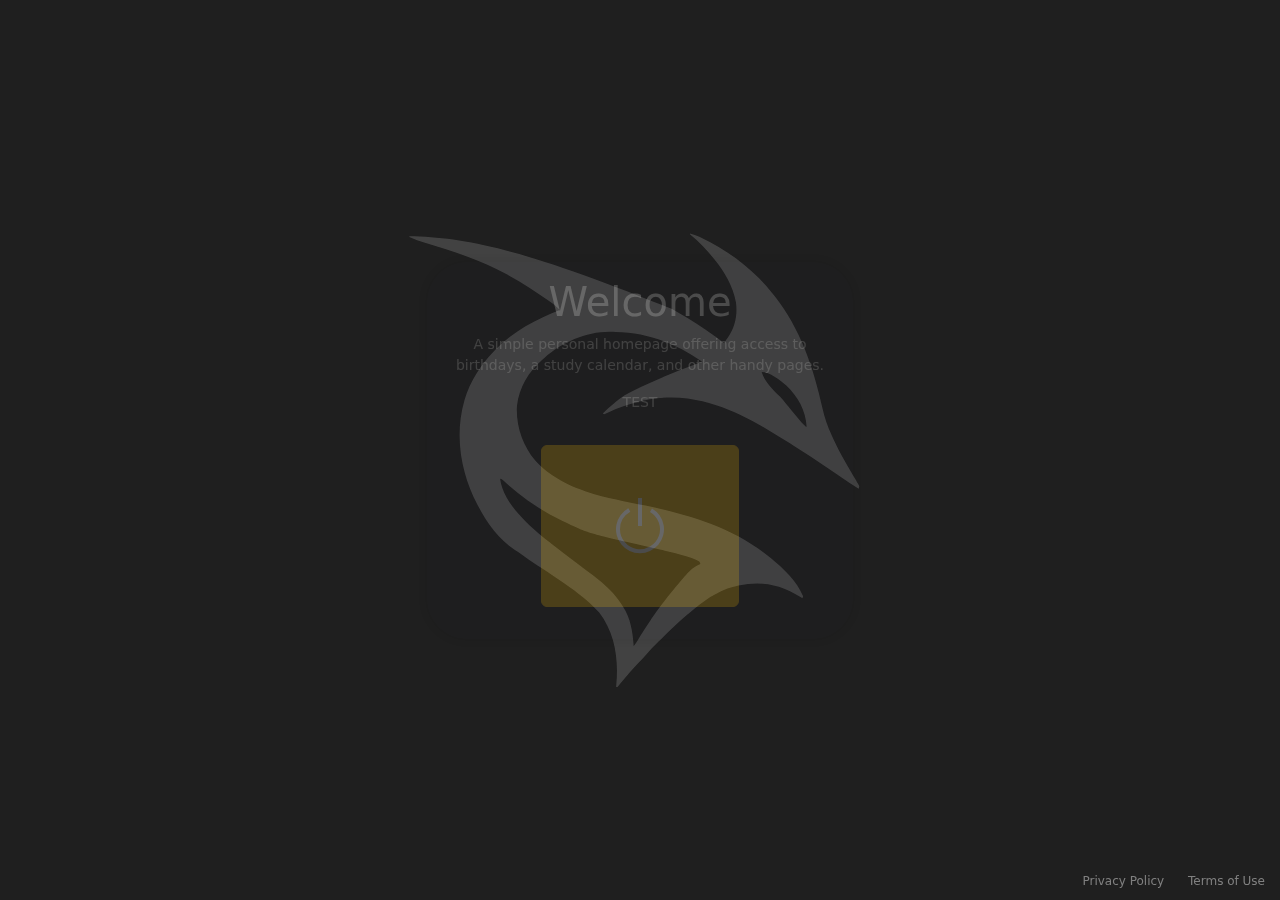
<file: index.html>
<!DOCTYPE html>
<html lang="en">

<head>
  <meta charset="UTF-8">
  <meta name="viewport" content="width=device-width, initial-scale=1.0">
  <base href="/">
  <link rel="stylesheet" href="css/style.css">
  <link rel="stylesheet" href="css/bootstrap.css">
  <script src="js/bootstrap.js"></script>
  <link rel="manifest" href="manifest.json">
  <script src="https://code.jquery.com/jquery-3.7.1.js"></script>
  <link rel="icon" type="image/png" href="/img/1kIcon.png">
  <title>MinkerPage</title>
</head>

<body class="bg">
  <div class="bg-logo">
    <svg xmlns="http://www.w3.org/2000/svg"
      viewBox="0 0 1024 1024"><path fill="lightgray" 
      d="M583 204c9.35060866 2.15783277 17.59170736 6.53315296 26 11l2.23876953 1.18603516C645.21350922 234.31224355 677.39153742 259.37043331 701 290l2.4140625 3.0390625c36.49530355 46.18237243 55.76433721 102.84360116 68.0703125 159.74609375 2.9925508 13.65541019 7.2725487 25.92616245 13.26171875 38.56152344 1.17648689 2.48949757 2.31472067 4.99253905 3.44140625 7.50488281 8.40178952 18.52379804 19.02881532 35.91639176 29.3190918 53.43237305l1.69262695 2.8840332 1.49487305 2.53979492L822 560l1.23754883 2.11450195C824 564 824 564 823 567c-8.63371779-5.23328704-17.07238948-10.664057-25.3125-16.5-11.41917336-8.08562586-23.07095646-15.80980361-34.73291016-23.53808594-2.45222843-1.62833479-4.89933501-3.2635792-7.34130859-4.90722656-8.080918-5.43802227-16.27829659-10.6723681-24.52734375-15.8515625-3.50547972-2.20235277-6.99886476-4.42242854-10.484375-6.65625C677.45153319 471.89570969 633.41595733 446.62542339 582 439l-2.12011719-.31469727c-38.37536108-4.96911726-77.58305707 3.2512806-112.37255859 19.47729493l-2.44873047 1.13818359-2.21313477 1.0559082L461 461l-2-1c5.05402681-5.3645131 10.530036-10.08162463 16.31640625-14.64111328 1.26328863-1.01964393 2.5016095-2.07034927 3.7265625-3.13574219C486.23668874 436.12730332 494.00511677 431.96280151 502.375 427.75l2.19351196-1.11566162c27.58038456-14.01367023 56.51314708-25.17426296 85.41244507-36.15045166l3.58544922-1.36279297 3.12719727-1.17797852C598.92450889 387.20444688 598.92450889 387.20444688 600 386c-37.06409475-25.57012038-77.00896041-41.17572499-122.43017578-41.953125-2.32578588-.04242361-4.64766379-.11736972-6.97216797-.203125C436.68456401 343.04344104 401.03595401 358.71919883 376 381l-2.60546875 2.2421875C353.61378524 400.5391182 340.21553045 422.68857255 337 449c-1.69527643 28.12491393 7.86713134 56.3228359 26 78 12.23711203 13.68315186 26.78506015 23.57301372 43 32l3.39453125 1.796875c7.91786553 3.94535928 16.1107358 6.91615076 24.48046875 9.765625l3.08911133 1.06640625c26.77839241 8.84819404 55.13542332 13.55408602 82.68457031 19.40673828C583.6345304 604.63929818 645.49492858 622.60420318 697 665l1.70703125 1.40380859C716.34326905 680.99020679 734.96808845 698.46472789 744 720l-1 3-3.33984375-2.16015625c-27.87222266-17.7222225-55.06887202-23.09869123-87.7265625-16.01953125C650.28715022 705.20545651 648.64243106 705.59808905 647 706l-2.06591797.50292969C621.67318044 712.4960959 600.99523082 727.64579586 583 743c-1.0607513.88725298-2.12197389 1.77394271-3.18359375 2.66015625C565.29360359 757.85704947 551.79487423 771.1162992 538.375 784.5l-1.7064209 1.69830322c-5.51858487 5.49863527-10.98220853 11.0006757-16.04504394 16.9286499-3.73517143 4.30920831-7.73388586 8.3856571-11.66259766 12.51757813C504.52167798 820.33232074 500.21400812 825.10898324 496 830l-1.60693359 1.85888672c-1.53020699 1.7733553-3.05606171 3.55035487-4.58056641 5.32861328l-1.53710938 1.78710938c-2.23958476 2.6113965-4.42206244 5.21711348-6.51367187 7.95117187L480 849h-2l.21875-1.96484375C481.69108127 810.33454377 477.00770519 772.9880868 454 743c-1.63877289-1.69410123-3.30652895-3.3605759-5-5l-2.40234375-2.5078125C439.57633723 728.24367634 432.06622344 722.04771545 424 716l-2.18945312-1.65332031c-2.34772035-1.76928201-4.7025889-3.52856838-7.06054688-5.28417969l-2.12304688-1.58911133c-7.55307472-5.56863647-15.39856322-10.70288113-23.22137451-15.88088989-6.18596494-4.09512355-12.36236594-8.20469983-18.54010009-12.31222534-1.54731425-1.02815284-3.0951745-2.05548442-4.64355469-3.08203125-8.12349781-5.38681334-16.18231948-10.80560299-24.02392578-16.59765625-2.61820972-1.9065848-5.32477586-3.63804393-8.07299805-5.35058594C311.40262228 639.1997317 294.47087599 615.84666066 282 592l-1.02539062-1.91064453c-24.12065318-45.0013907-33.09144004-99.90457299-18.51025391-149.34863281C270.78706167 414.04308073 284.77640067 392.10235352 304 372l2.6484375-2.80859375C331.35549082 343.65112386 365.11760491 325.6032468 398 313c-4.0697847-4.32665474-8.52216694-7.81262197-13.3125-11.3125l-2.5012207-1.83007812C364.1442566 286.774905 345.4678359 274.84329831 326 264l-2.7890625-1.56103516c-36.67584365-20.3428157-76.99734052-33.18106202-117.01538086-45.20727539C198.58171391 214.92176671 191.28174225 212.20910115 184 209v-1c81.93781483 1.39776272 165.14427498 19.1961192 373.61328125 103.6171875 2.82148995 1.6347094 5.67538109 3.20355265 8.53588867 4.76855469C584.22467964 326.32185241 601.23180719 338.025809 618 350c1.45304292 1.03396952 2.90616447 2.06782857 4.359375 3.1015625C625.57796155 355.3940611 628.79095669 357.69416425 632 360l.79296875-1.71875c1.30484335-2.4661117 2.84366619-4.55171777 4.51953125-6.78125 10.23872379-14.53856205 13.41834654-31.75419374 11.21875-49.22265625C644.42741325 279.04669644 632.67062606 259.13196953 618 241l-1.46044922-1.81103516c-9.7066466-11.92211554-20.46512737-23.27383718-32.31689453-33.08740234L583 205zm102 197c3.89948368 13.32808602 16.48108844 25.75269544 26.33984375 35.28515625 2.70128299 2.79026643 5.0345251 5.86104118 7.4296875 8.9140625 2.94842381 3.70231151 6.01393947 7.2979338 9.08398437 10.89941406 3.020102 3.5499812 5.97309478 7.14578624 8.89648438 10.77636719 3.49082165 4.28818559 7.07303009 8.48258279 11.25 12.125h1c-1.11928414-23.50496687-12.46247679-43.37088891-29.3125-59.25C711.28193492 412.64797175 696.40146055 401 685 401M313 553c4.41164496 35.73432415 43.81716637 69.32934187 70 90 1.14950437.92836805 2.29787239 1.85814428 3.4453125 2.7890625 12.13627684 9.82307517 24.66408284 19.09008725 37.2421875 28.3359375C431.20479376 679.65129191 438.65085622 685.25156014 446 691l2.6640625 2.07421875C454.67180368 697.80787241 460.4072889 702.78304918 466 708l2.5 2.30078125c6.40634339 6.11605595 11.52093964 12.76373453 16.42626953 20.09619141.91249515 1.36231086 1.84813785 2.7090716 2.78857422 4.05224609C498.67285038 751.10422618 501.89032043 771.48494545 503 791c2.13023651-2.76423079 4.03654465-5.58501967 5.85546875-8.5625l1.62329102-2.64550781L512.1875 777c4.79085516-7.77565753 9.61946111-15.48479089 14.8125-23l1.29003906-1.87060547C538.56316017 737.27656029 549.37982884 722.82977926 561 709l1.36962891-1.64306641C584.64650634 680.67674683 584.64650634 680.67674683 598 674c-1.17624386-3.52873158-1.62575654-3.68843284-4.8125-5.3125-5.00595869-2.32450683-10.0734949-3.99278321-15.3515625-5.55859375l-2.65855408-.79168701C566.0055649 659.64703374 556.74482669 657.41394847 547.4375 655.25c-1.81605118-.42782034-3.63196586-.85622045-5.44775391-1.28515625-9.32774287-2.19842504-18.66532291-4.35210966-28.00927734-6.48046875C437.1696632 629.95775202 437.1696632 629.95775202 402 613l-2.13818359-1.01513672C377.32199195 601.25695346 356.483961 587.57151903 337 572l-2.88671875-2.30078125c-5.52543343-4.46196088-10.8318039-9.09835682-16.01953125-13.94921875-2.06668358-1.94418031-2.06668358-1.94418031-5.09375-2.75"/>
    </svg>
  </div>
  <div style="height: 100vh;" class="d-flex justify-content-center align-items-center">
    <div style="height: auto; border-radius: 40px;" class="dark-card fade-in col-md-4 col-sm-10">
      <div class="row m-3 d-flex justify-content-center align-items-center">
        <h1 class="text-center w-txt">Welcome</h1>
        <p class="text-center mb-3" style="font-size:14px; color:#ccc;">A simple personal homepage offering access to birthdays, a study calendar, and other handy pages.</p>
        <p class="text-center mb-3" style="font-size:14px; color:#ccc;">TEST</p>
        <button style="color: white; font-weight: bold;" class="btn btn-warning col-6 pt-5 pb-5 mt-3 mb-3" id="bootBtn">
          <svg xmlns="http://www.w3.org/2000/svg" width="64" height="64" fill="currentColor" class="bi bi-power"
            viewBox="0 0 16 16">
            <path d="M7.5 1v7h1V1z" />
            <path d="M3 8.812a5 5 0 0 1 2.578-4.375l-.485-.874A6 6 0 1 0 11 3.616l-.501.865A5 5 0 1 1 3 8.812" />
          </svg>
        </button>
      </div>
    </div>
  </div>

  <footer style="position: fixed; bottom: 10px; right: 15px; font-size: 12px;">
    <a href="pages/privacy.html" style="color: #808080; text-decoration: none; transition: color 0.3s ease; margin-right: 20px;" onmouseover="this.style.color='#0650f1'" onmouseout="this.style.color='#808080'">Privacy Policy</a>
    <a href="pages/terms.html" style="color: #808080; text-decoration: none; transition: color 0.3s ease;" onmouseover="this.style.color='#0650f1'" onmouseout="this.style.color='#808080'">Terms of Use</a>
  </footer>

  <script src="js/app.js"></script>
  <script>
    $('#connectBtn').click(function () {
      const key = $('#connectString').val().trim();
      console.log(key);
      if (key === "BenjSolowWasHere") {
        window.location.href = "pages/benjiBirthday.html";
      } else if (key === "SkyNavWasHere") {
        window.location.href = "pages/williamBirthday.html";
      } else if (key == "IWannaStudy") {
        window.location.href = "pages/studyCallendar.html";
      } else {
        let errorMessage;
        errorMessage = document.getElementById("invalidKeyMessage");
        errorMessage.hidden = false;
      }
    });

    $('#bootBtn').click(function () {
      window.location.href = "main.html";
    });
  </script>
</body>

</html>
</file>
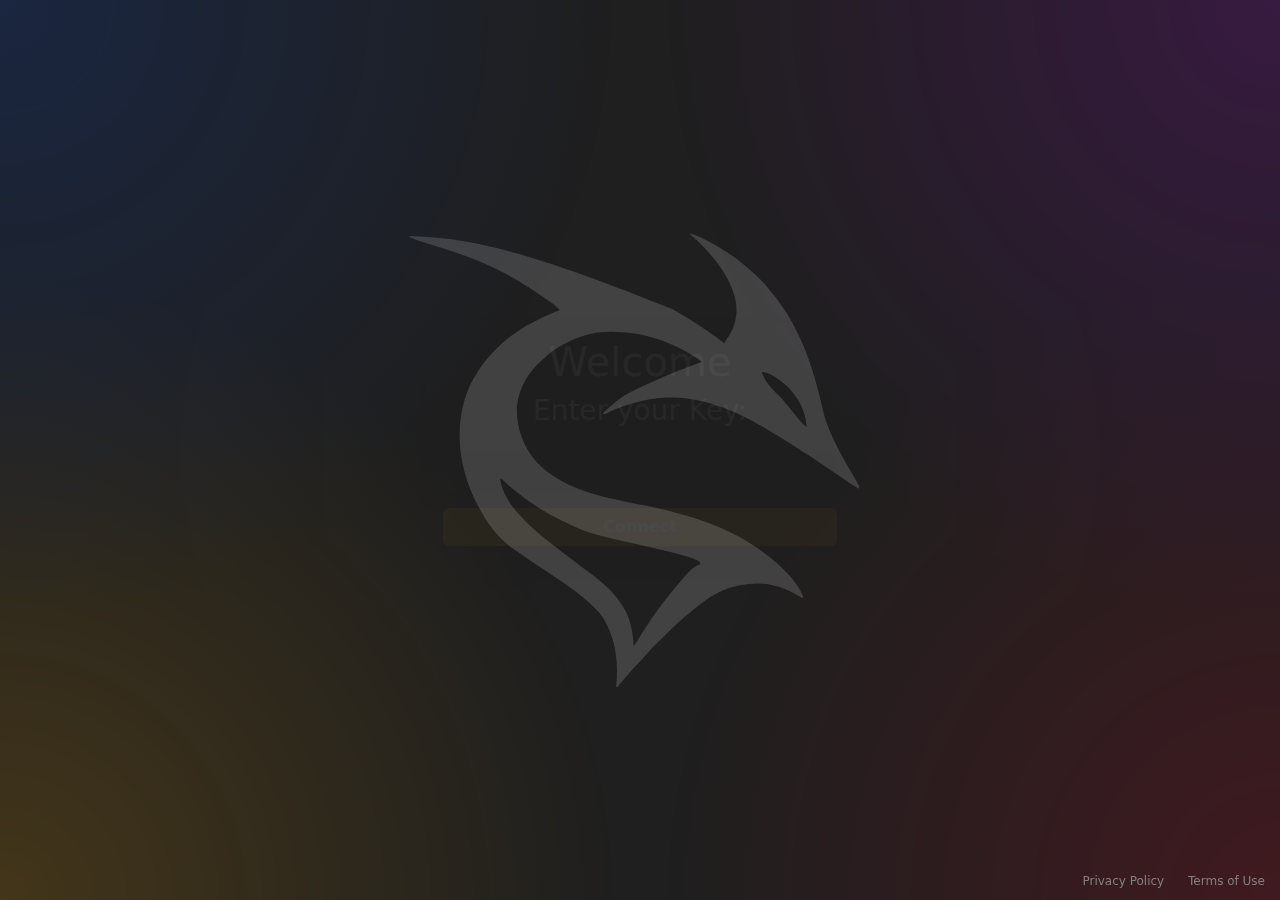
<file: main.html>
<!DOCTYPE html>
<html lang="en">

<head>
  <meta charset="UTF-8">
  <meta name="viewport" content="width=device-width, initial-scale=1.0">
  <base href="/">
  <link rel="stylesheet" href="css/style.css">
  <link rel="stylesheet" href="css/bootstrap.css">
  <script src="js/bootstrap.js"></script>
  <link rel="manifest" href="manifest.json">
  <script src="https://code.jquery.com/jquery-3.7.1.js"></script>
  <link rel="icon" type="image/png" href="/img/1kIcon.png">
  <title>MinkerPage</title>
</head>

<body class="bg">
  <div class="bg-logo">
    <svg xmlns="http://www.w3.org/2000/svg"
      viewBox="0 0 1024 1024"><path fill="lightgray" 
      d="M583 204c9.35060866 2.15783277 17.59170736 6.53315296 26 11l2.23876953 1.18603516C645.21350922 234.31224355 677.39153742 259.37043331 701 290l2.4140625 3.0390625c36.49530355 46.18237243 55.76433721 102.84360116 68.0703125 159.74609375 2.9925508 13.65541019 7.2725487 25.92616245 13.26171875 38.56152344 1.17648689 2.48949757 2.31472067 4.99253905 3.44140625 7.50488281 8.40178952 18.52379804 19.02881532 35.91639176 29.3190918 53.43237305l1.69262695 2.8840332 1.49487305 2.53979492L822 560l1.23754883 2.11450195C824 564 824 564 823 567c-8.63371779-5.23328704-17.07238948-10.664057-25.3125-16.5-11.41917336-8.08562586-23.07095646-15.80980361-34.73291016-23.53808594-2.45222843-1.62833479-4.89933501-3.2635792-7.34130859-4.90722656-8.080918-5.43802227-16.27829659-10.6723681-24.52734375-15.8515625-3.50547972-2.20235277-6.99886476-4.42242854-10.484375-6.65625C677.45153319 471.89570969 633.41595733 446.62542339 582 439l-2.12011719-.31469727c-38.37536108-4.96911726-77.58305707 3.2512806-112.37255859 19.47729493l-2.44873047 1.13818359-2.21313477 1.0559082L461 461l-2-1c5.05402681-5.3645131 10.530036-10.08162463 16.31640625-14.64111328 1.26328863-1.01964393 2.5016095-2.07034927 3.7265625-3.13574219C486.23668874 436.12730332 494.00511677 431.96280151 502.375 427.75l2.19351196-1.11566162c27.58038456-14.01367023 56.51314708-25.17426296 85.41244507-36.15045166l3.58544922-1.36279297 3.12719727-1.17797852C598.92450889 387.20444688 598.92450889 387.20444688 600 386c-37.06409475-25.57012038-77.00896041-41.17572499-122.43017578-41.953125-2.32578588-.04242361-4.64766379-.11736972-6.97216797-.203125C436.68456401 343.04344104 401.03595401 358.71919883 376 381l-2.60546875 2.2421875C353.61378524 400.5391182 340.21553045 422.68857255 337 449c-1.69527643 28.12491393 7.86713134 56.3228359 26 78 12.23711203 13.68315186 26.78506015 23.57301372 43 32l3.39453125 1.796875c7.91786553 3.94535928 16.1107358 6.91615076 24.48046875 9.765625l3.08911133 1.06640625c26.77839241 8.84819404 55.13542332 13.55408602 82.68457031 19.40673828C583.6345304 604.63929818 645.49492858 622.60420318 697 665l1.70703125 1.40380859C716.34326905 680.99020679 734.96808845 698.46472789 744 720l-1 3-3.33984375-2.16015625c-27.87222266-17.7222225-55.06887202-23.09869123-87.7265625-16.01953125C650.28715022 705.20545651 648.64243106 705.59808905 647 706l-2.06591797.50292969C621.67318044 712.4960959 600.99523082 727.64579586 583 743c-1.0607513.88725298-2.12197389 1.77394271-3.18359375 2.66015625C565.29360359 757.85704947 551.79487423 771.1162992 538.375 784.5l-1.7064209 1.69830322c-5.51858487 5.49863527-10.98220853 11.0006757-16.04504394 16.9286499-3.73517143 4.30920831-7.73388586 8.3856571-11.66259766 12.51757813C504.52167798 820.33232074 500.21400812 825.10898324 496 830l-1.60693359 1.85888672c-1.53020699 1.7733553-3.05606171 3.55035487-4.58056641 5.32861328l-1.53710938 1.78710938c-2.23958476 2.6113965-4.42206244 5.21711348-6.51367187 7.95117187L480 849h-2l.21875-1.96484375C481.69108127 810.33454377 477.00770519 772.9880868 454 743c-1.63877289-1.69410123-3.30652895-3.3605759-5-5l-2.40234375-2.5078125C439.57633723 728.24367634 432.06622344 722.04771545 424 716l-2.18945312-1.65332031c-2.34772035-1.76928201-4.7025889-3.52856838-7.06054688-5.28417969l-2.12304688-1.58911133c-7.55307472-5.56863647-15.39856322-10.70288113-23.22137451-15.88088989-6.18596494-4.09512355-12.36236594-8.20469983-18.54010009-12.31222534-1.54731425-1.02815284-3.0951745-2.05548442-4.64355469-3.08203125-8.12349781-5.38681334-16.18231948-10.80560299-24.02392578-16.59765625-2.61820972-1.9065848-5.32477586-3.63804393-8.07299805-5.35058594C311.40262228 639.1997317 294.47087599 615.84666066 282 592l-1.02539062-1.91064453c-24.12065318-45.0013907-33.09144004-99.90457299-18.51025391-149.34863281C270.78706167 414.04308073 284.77640067 392.10235352 304 372l2.6484375-2.80859375C331.35549082 343.65112386 365.11760491 325.6032468 398 313c-4.0697847-4.32665474-8.52216694-7.81262197-13.3125-11.3125l-2.5012207-1.83007812C364.1442566 286.774905 345.4678359 274.84329831 326 264l-2.7890625-1.56103516c-36.67584365-20.3428157-76.99734052-33.18106202-117.01538086-45.20727539C198.58171391 214.92176671 191.28174225 212.20910115 184 209v-1c81.93781483 1.39776272 165.14427498 19.1961192 373.61328125 103.6171875 2.82148995 1.6347094 5.67538109 3.20355265 8.53588867 4.76855469C584.22467964 326.32185241 601.23180719 338.025809 618 350c1.45304292 1.03396952 2.90616447 2.06782857 4.359375 3.1015625C625.57796155 355.3940611 628.79095669 357.69416425 632 360l.79296875-1.71875c1.30484335-2.4661117 2.84366619-4.55171777 4.51953125-6.78125 10.23872379-14.53856205 13.41834654-31.75419374 11.21875-49.22265625C644.42741325 279.04669644 632.67062606 259.13196953 618 241l-1.46044922-1.81103516c-9.7066466-11.92211554-20.46512737-23.27383718-32.31689453-33.08740234L583 205zm102 197c3.89948368 13.32808602 16.48108844 25.75269544 26.33984375 35.28515625 2.70128299 2.79026643 5.0345251 5.86104118 7.4296875 8.9140625 2.94842381 3.70231151 6.01393947 7.2979338 9.08398437 10.89941406 3.020102 3.5499812 5.97309478 7.14578624 8.89648438 10.77636719 3.49082165 4.28818559 7.07303009 8.48258279 11.25 12.125h1c-1.11928414-23.50496687-12.46247679-43.37088891-29.3125-59.25C711.28193492 412.64797175 696.40146055 401 685 401M313 553c4.41164496 35.73432415 43.81716637 69.32934187 70 90 1.14950437.92836805 2.29787239 1.85814428 3.4453125 2.7890625 12.13627684 9.82307517 24.66408284 19.09008725 37.2421875 28.3359375C431.20479376 679.65129191 438.65085622 685.25156014 446 691l2.6640625 2.07421875C454.67180368 697.80787241 460.4072889 702.78304918 466 708l2.5 2.30078125c6.40634339 6.11605595 11.52093964 12.76373453 16.42626953 20.09619141.91249515 1.36231086 1.84813785 2.7090716 2.78857422 4.05224609C498.67285038 751.10422618 501.89032043 771.48494545 503 791c2.13023651-2.76423079 4.03654465-5.58501967 5.85546875-8.5625l1.62329102-2.64550781L512.1875 777c4.79085516-7.77565753 9.61946111-15.48479089 14.8125-23l1.29003906-1.87060547C538.56316017 737.27656029 549.37982884 722.82977926 561 709l1.36962891-1.64306641C584.64650634 680.67674683 584.64650634 680.67674683 598 674c-1.17624386-3.52873158-1.62575654-3.68843284-4.8125-5.3125-5.00595869-2.32450683-10.0734949-3.99278321-15.3515625-5.55859375l-2.65855408-.79168701C566.0055649 659.64703374 556.74482669 657.41394847 547.4375 655.25c-1.81605118-.42782034-3.63196586-.85622045-5.44775391-1.28515625-9.32774287-2.19842504-18.66532291-4.35210966-28.00927734-6.48046875C437.1696632 629.95775202 437.1696632 629.95775202 402 613l-2.13818359-1.01513672C377.32199195 601.25695346 356.483961 587.57151903 337 572l-2.88671875-2.30078125c-5.52543343-4.46196088-10.8318039-9.09835682-16.01953125-13.94921875-2.06668358-1.94418031-2.06668358-1.94418031-5.09375-2.75"/>
    </svg>
  </div>
  <div class="color-circles d-flex justify-content-center align-items-center">
    <div style="height: auto; border-radius: 40px;" class="dark-card fade-in col-md-4 col-sm-10">
      <div class="row m-3">
        <h1 class="text-center w-txt">Welcome</h1>
        <h3 class="text-center w-txt">Enter your Key:</h3>
        <input class="mt-3" style="background-color: rgba(31, 31, 31, 0.3);
          color: white;
          font-weight: bold;
          border-style: none;
          border-radius: 5px; height:
          40px; font-size: 110%;
          box-shadow: 0 0 10px rgba(0,0,0,0.5);" class="input col-12 w-txt" id="connectString" type="text">
        <button style="color: white; font-weight: bold;" class="btn btn-warning col-12 mt-3 mb-3"
          id="connectBtn">Connect</button>
        <p class="mt-3 alert alert-danger" id="invalidKeyMessage" hidden>Invalid Key!</p>
        <button class="mb-2 btn btn-warning"
          style="width: 100%; color: white; background: #FF8816; height: 40px; font-weight: bold; border-style: hidden;"
          id="install_button" hidden>Install</button>
      </div>
    </div>
  </div>

  <script src="js/app.js"></script>
  <script>
    $('#connectBtn').click(function () {
      const key = $('#connectString').val().trim();
      console.log(key);
      if (key === "BenjSolowWasHere") {
        window.location.href = "pages/benjiBirthday.html";
      } else if (key === "SkyNavWasHere") {
        window.location.href = "pages/williamBirthday.html";
      } else if (key == "IWannaStudy") {
        window.location.href = "pages/studyCallendar.html";
      } else {
        let errorMessage;
        errorMessage = document.getElementById("invalidKeyMessage");
        errorMessage.hidden = false;
      }
    });
  </script>

  <footer style="position: fixed; bottom: 10px; right: 15px; font-size: 12px;">
    <a href="pages/privacy.html" style="color: #808080; text-decoration: none; transition: color 0.3s ease; margin-right: 20px;" onmouseover="this.style.color='#0650f1'" onmouseout="this.style.color='#808080'">Privacy Policy</a>
    <a href="pages/terms.html" style="color: #808080; text-decoration: none; transition: color 0.3s ease;" onmouseover="this.style.color='#0650f1'" onmouseout="this.style.color='#808080'">Terms of Use</a>
  </footer>
</body>

</html>
</file>
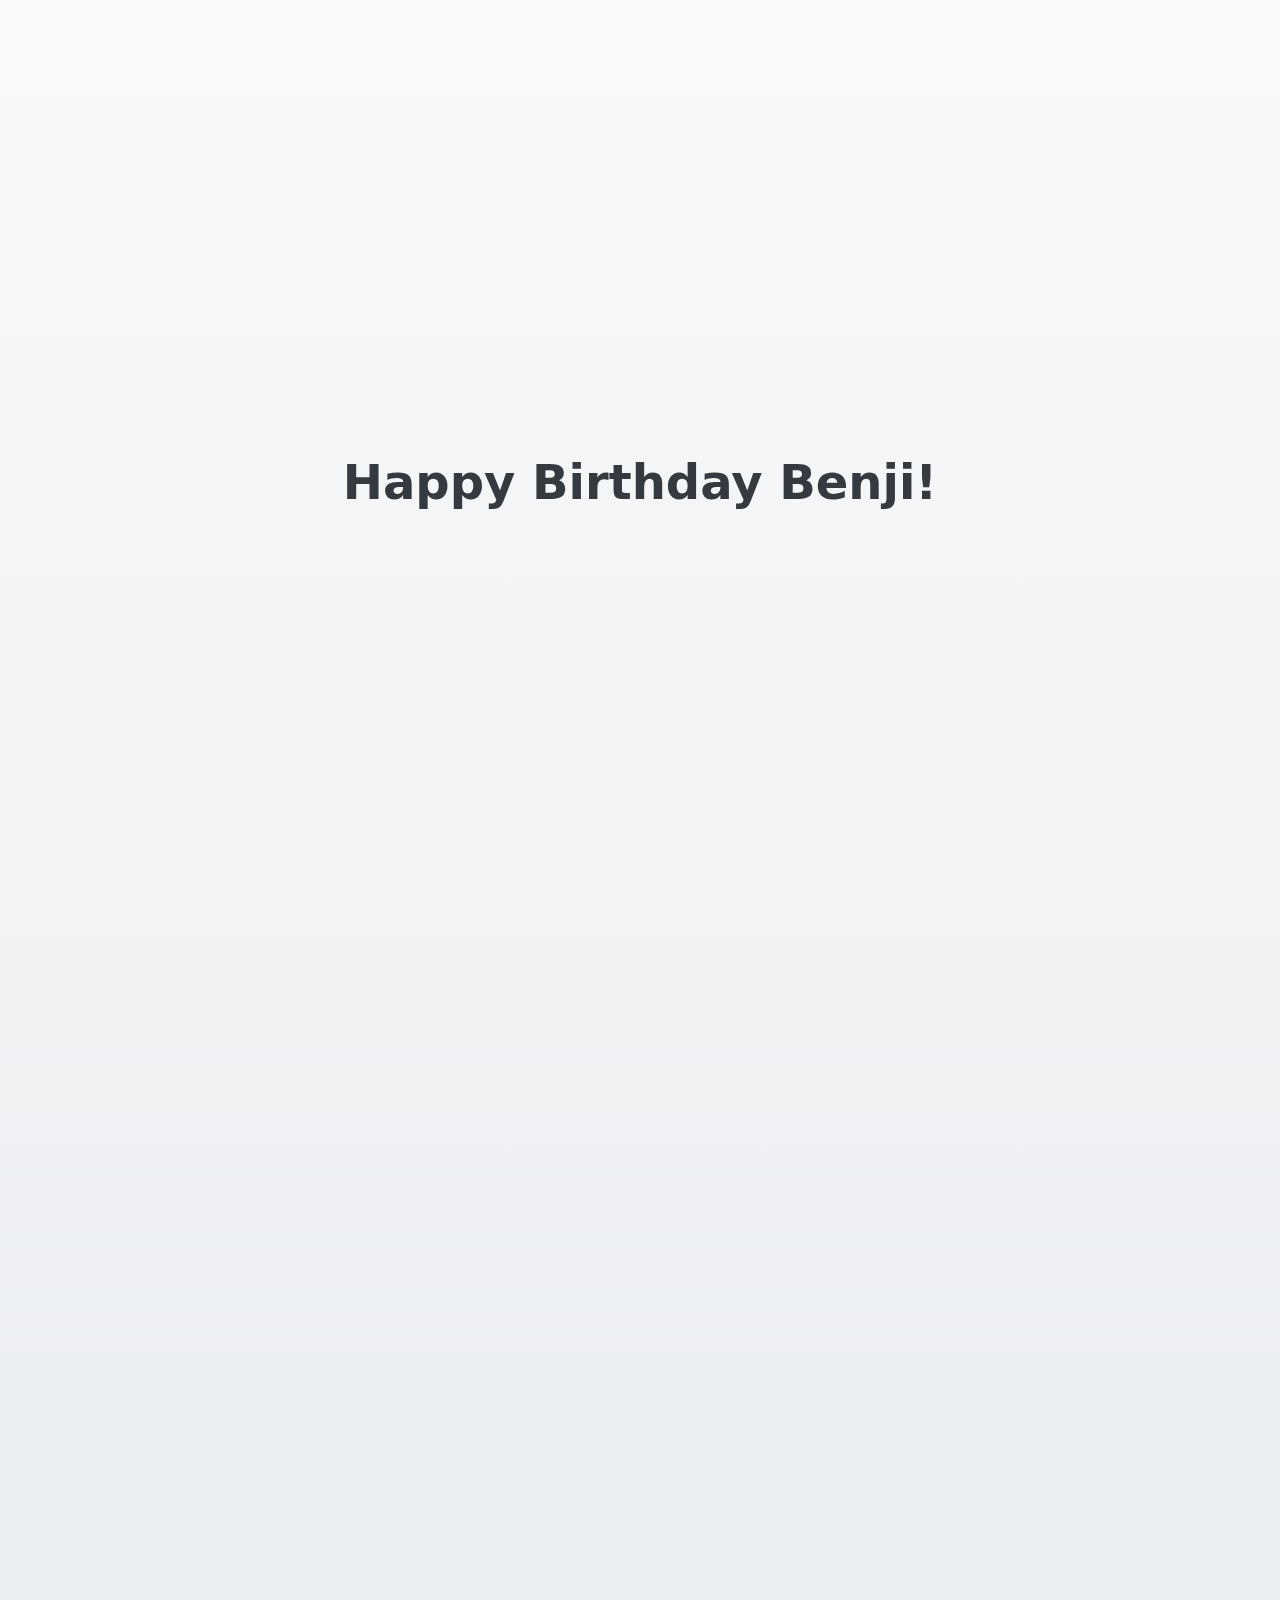
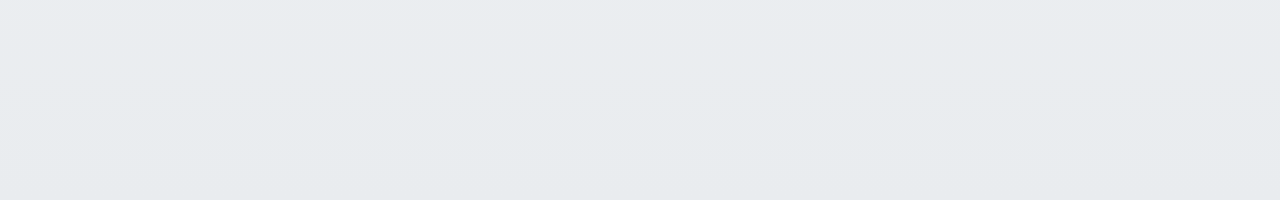
<file: pages/benjiBirthday.html>
<!DOCTYPE html>
<html lang="de">

<head>
  <meta charset="UTF-8" />
  <meta name="viewport" content="width=device-width, initial-scale=1.0" />
  <title>Happy Birthday Benji!</title>

  <!-- Bootstrap CSS -->
  <link href="https://cdn.jsdelivr.net/npm/bootstrap@5.3.2/dist/css/bootstrap.min.css" rel="stylesheet">

  <!-- GSAP + ScrollTrigger -->
  <script src="https://cdnjs.cloudflare.com/ajax/libs/gsap/3.12.2/gsap.min.js"></script>
  <script src="https://cdnjs.cloudflare.com/ajax/libs/gsap/3.12.2/ScrollTrigger.min.js"></script>

  <!-- Confetti -->
  <script src="https://cdn.jsdelivr.net/npm/canvas-confetti@1.6.0/dist/confetti.browser.min.js"></script>

  <style>
    html,
    body {
      margin: 0;
      padding: 0;
      height: 200vh;
      overflow-x: hidden;
      background: linear-gradient(to bottom, #f8f9fa, #e9ecef);
      font-family: system-ui, sans-serif;
    }

    h1 {
      position: fixed;
      top: 50%;
      left: 50%;
      transform: translate(-50%, -50%) scale(1);
      font-size: 2.2rem;
      font-weight: bold;
      color: #343a40;
      z-index: 10;
      text-align: center;
      padding: 0 1rem;
    }

    .input-container {
      position: fixed;
      top: 65%;
      left: 50%;
      transform: translate(-50%, -50%);
      opacity: 0;
      pointer-events: none;
      z-index: 5;
      width: 90%;
      max-width: 320px;
    }

    .spacer {
      height: 100vh;
    }

    .popup-overlay {
      position: fixed;
      top: 0;
      left: 0;
      width: 100%;
      height: 100%;
      background: rgba(0, 0, 0, 0.6);
      display: none;
      align-items: center;
      justify-content: center;
      z-index: 100;
      padding: 1rem;
    }

    .popup {
      background: white;
      padding: 1.5rem;
      border-radius: 12px;
      text-align: center;
      width: 100%;
      max-width: 400px;
      animation: popupFadeIn 0.6s ease-out forwards;
      transform: scale(0.8);
      opacity: 0;
    }

    @keyframes popupFadeIn {
      to {
        transform: scale(1);
        opacity: 1;
      }
    }

    .popup h2 {
      margin-bottom: 1rem;
      font-size: 1.5rem;
    }

    .popup .steam-key {
      font-family: monospace;
      font-size: 1.1rem;
      background: #f1f3f5;
      padding: 0.5rem 1rem;
      border-radius: 6px;
      display: inline-block;
      margin-top: 0.5rem;
    }

    @media (min-width: 768px) {
      h1 {
        font-size: 3rem;
      }

      .input-container {
        top: 60%;
      }

      .popup h2 {
        font-size: 1.8rem;
      }
    }
  </style>
</head>

<body>

  <div class="spacer"></div>

  <h1 id="headline">Happy Birthday Benji!</h1>

  <div class="input-container" id="inputContainer">
    <form id="ageForm" novalidate>
      <label for="ageInput" class="form-label">Wie alt bisch du jetzt?</label>
      <input type="number" class="form-control" id="ageInput" required>
      <div class="invalid-feedback">Nei bro, chum du schaffsch es!</div>
      <button type="submit" class="btn btn-primary mt-3 w-100">Absenden</button>

      <div id="stats" class="card mt-3">

      </div>
    </form>
  </div>

  <div class="popup-overlay" id="popupOverlay">
    <div class="popup">
      <h2>🎉 Alles Gueti zum 16. Geburtstag!</h2>
      <p>Da isch din Steam-Key:</p>
      <div class="steam-key">0217151590293838</div>
    </div>
  </div>

  <div class="spacer"></div>

  <script>
    gsap.registerPlugin(ScrollTrigger);

    gsap.to("#headline", {
      scrollTrigger: {
        trigger: ".spacer",
        start: "top top",
        end: "bottom top",
        scrub: true
      },
      top: "20%",
      scale: 1.8,
      fontSize: "4rem",
      ease: "power2.out"
    });

    gsap.to("#inputContainer", {
      scrollTrigger: {
        trigger: ".spacer",
        start: "bottom center",
        toggleActions: "play none none reverse"
      },
      opacity: 1,
      pointerEvents: "auto",
      duration: 1.5,
      ease: "power2.out"
    });

    const form = document.getElementById('ageForm');
    const ageInput = document.getElementById('ageInput');
    const popupOverlay = document.getElementById('popupOverlay');

    form.addEventListener('submit', (e) => {
      e.preventDefault();
      const value = parseInt(ageInput.value, 10);

      if (value === 16) {
        ageInput.classList.remove('is-invalid');
        ageInput.classList.add('is-valid');
        popupOverlay.style.display = 'flex';
        confetti({
          particleCount: 150,
          spread: 100,
          origin: { y: 0.6 }
        });
      } else {
        ageInput.classList.remove('is-valid');
        ageInput.classList.add('is-invalid');
      }
    });

    popupOverlay.addEventListener('click', (e) => {
      if (e.target === popupOverlay) {
        popupOverlay.style.display = 'none';
      }
    });



    async function fetchPlayer(platform = "crossplay", playerName = "BenjSolow") {
  const url = `https://api.the-finals-leaderboard.com/v1/leaderboard/s8/${platform}`;
  const out = document.getElementById("stats");

  function getLeagueImage(league) {
    if (!league) return "";
    const file = league.toLowerCase().replace(/\s+/g, "-");
    return `https://the-finals-leaderboard.com/images/leagues/${file}.png`;
  }

  try {
    const res = await fetch(url);
    if (!res.ok) {
      out.innerText = `HTTP Fehler: ${res.status}`;
      return;
    }

    const json = await res.json();

    if (!json.data || json.data.length === 0) {
      out.innerText = "Keine Daten erhalten.";
      return;
    }

    const lower = playerName.toLowerCase();

    const player = json.data.find(entry => {
      return (entry.name && entry.name.toLowerCase().includes(lower))
        || (entry.steamName && entry.steamName.toLowerCase().includes(lower))
        || (entry.psnName && entry.psnName.toLowerCase().includes(lower))
        || (entry.xboxName && entry.xboxName.toLowerCase().includes(lower));
    });

    if (!player) {
      out.innerText = `${playerName} nicht gefunden.`;
      return;
    }

    const leagueImage = getLeagueImage(player.league);

    out.innerHTML = `
      <div class="text-center">

        <div class="d-flex justify-content-center align-items-center gap-2 my-2">
          <span class="badge rounded-pill bg-dark">${player.clubTag || "—"}</span>
          <span class="fw-bold">${player.name || ""}</span>
        </div>

        <p>Top <strong>${player.rank ?? "—"}</strong> Worldwide!</p>
        <p>Rank: <strong>${player.league || "—"}</strong></p>

        <img 
          src="${leagueImage}" 
          alt="${player.league}" 
          class="rounded-circle d-block mx-auto mb-2"
          width="64"
          height="64"
          onerror="this.style.display='none'"
        />
      </div>
    `;
  } catch (err) {
    console.error(err);
    out.innerText = "Fehler beim Laden (CORS oder Netzwerk).";
  }
}
fetchPlayer("crossplay", "BenjSolow");

  </script>

</body>

</html>
</file>
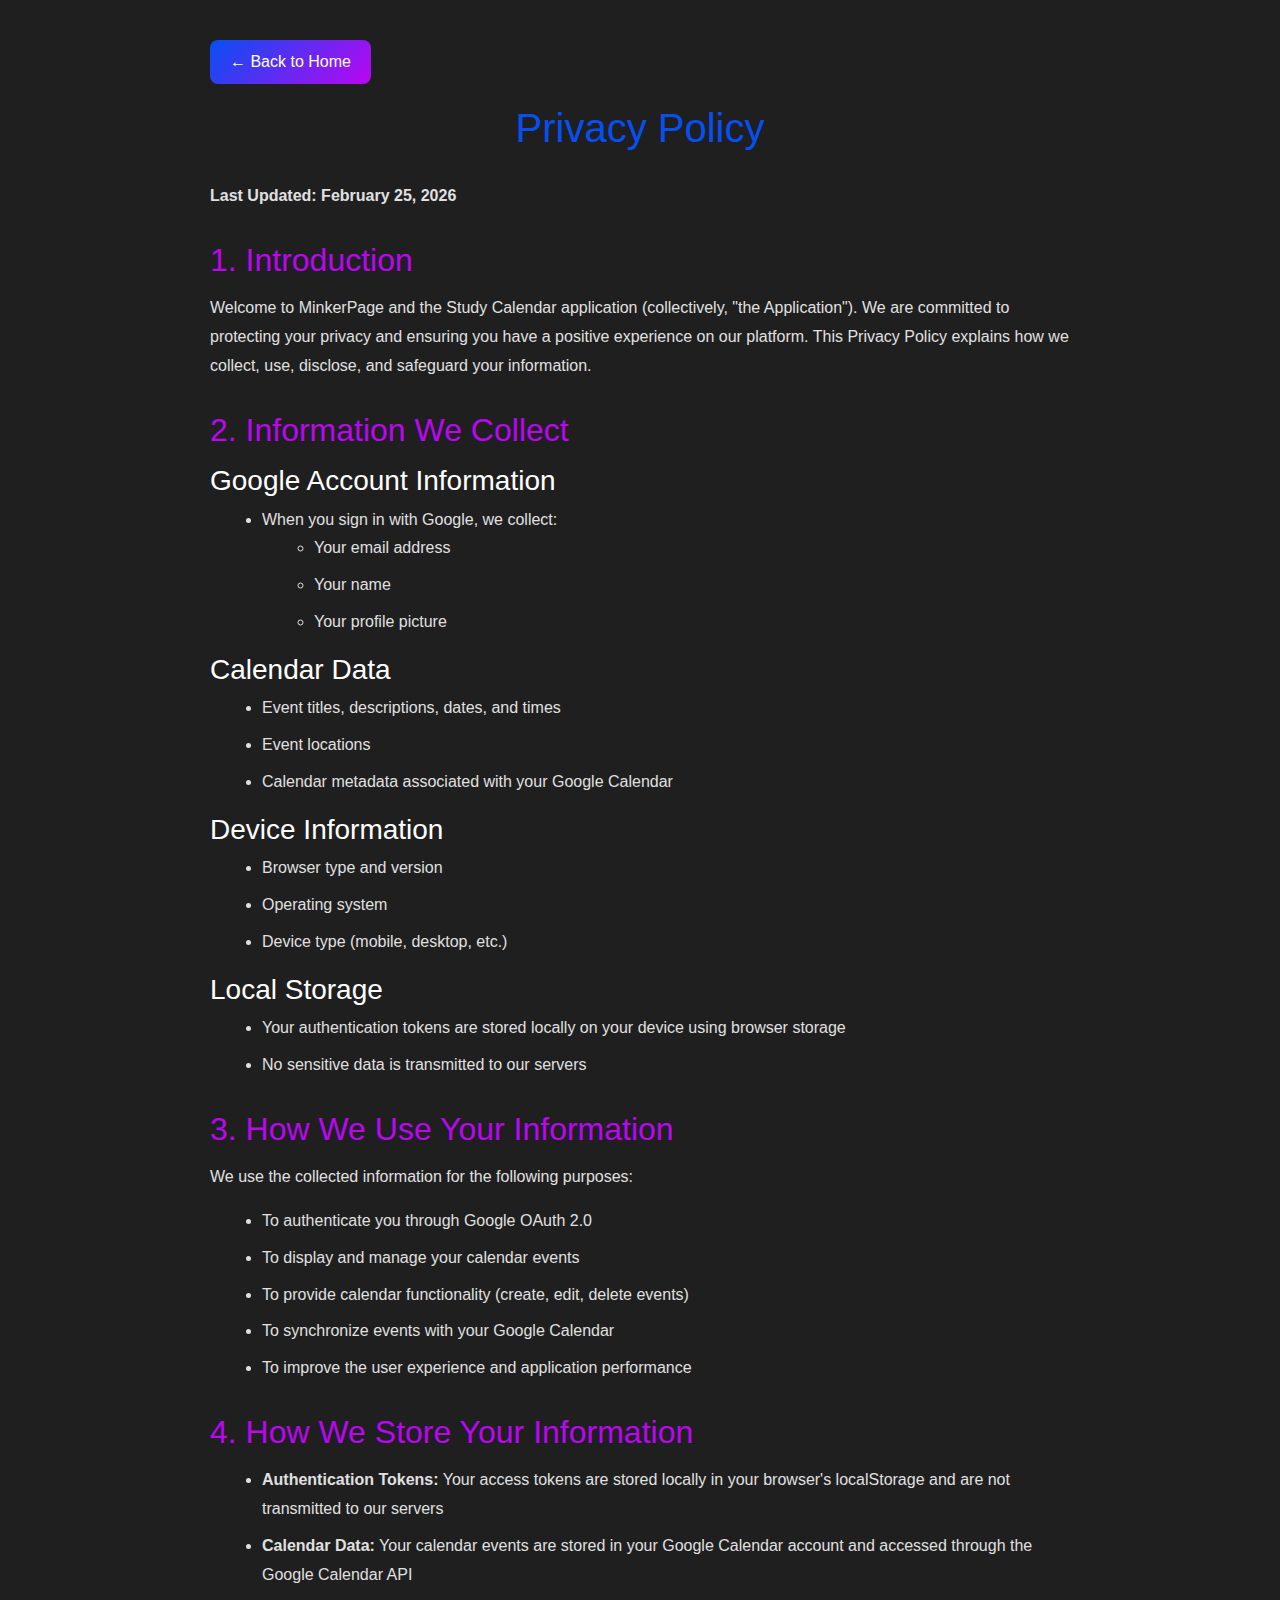
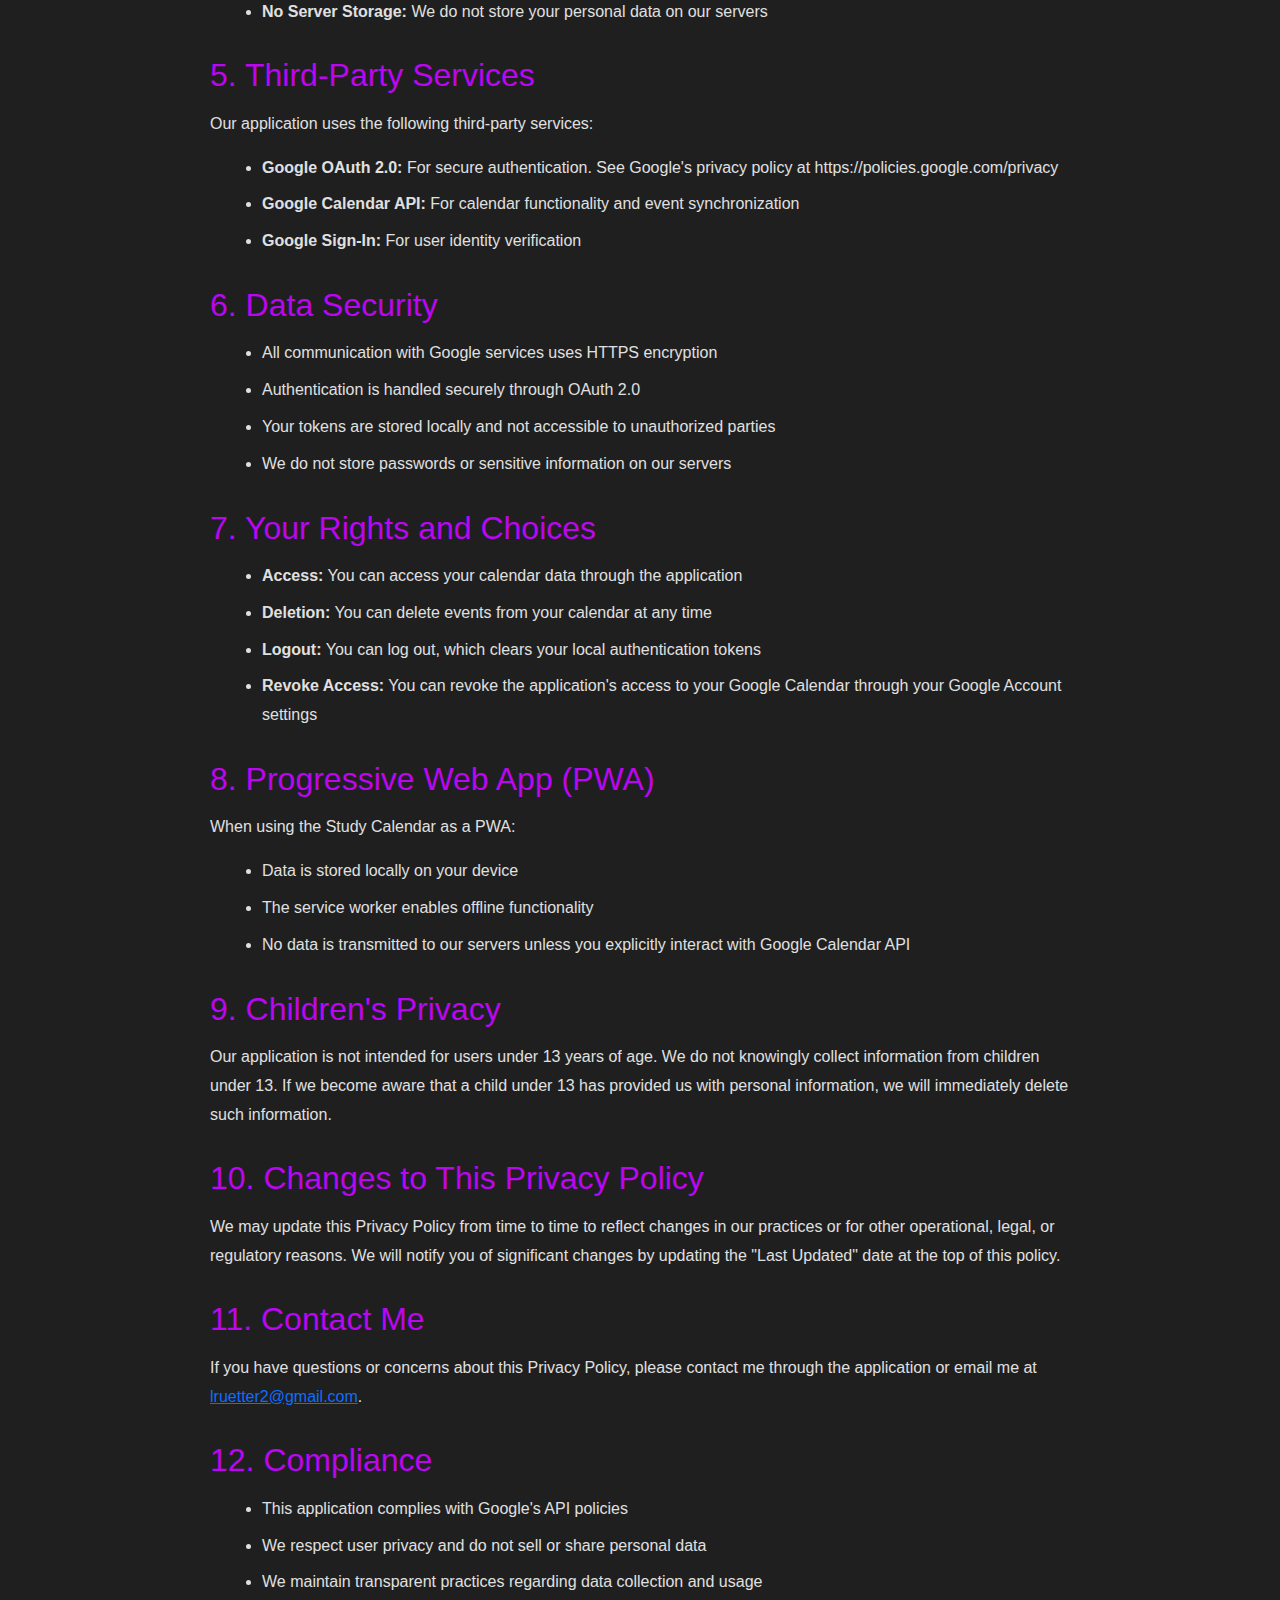
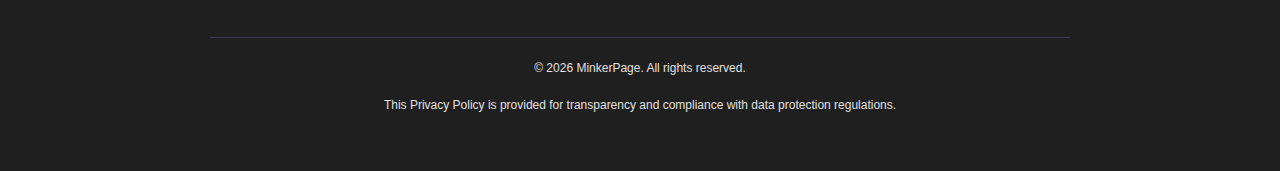
<file: pages/privacy.html>
<!DOCTYPE html>
<html lang="en">

<head>
  <meta charset="UTF-8">
  <meta name="viewport" content="width=device-width, initial-scale=1.0">
  <base href="/">
  <link rel="stylesheet" href="css/style.css">
  <link rel="stylesheet" href="css/bootstrap.css">
  <link rel="icon" type="image/png" href="/img/1kIcon.png">
  <title>Privacy Policy - MinkerPage</title>
  <style>
    body {
      color: #ffffff;
      font-family: 'Roboto', sans-serif;
    }

    .privacy-container {
      max-width: 900px;
      margin: 0 auto;
      padding: 40px 20px;
      background: rgba(31, 31, 31, 0.8);
      min-height: 100vh;
    }

    .privacy-container h1 {
      color: #0650f1;
      margin-bottom: 30px;
      text-align: center;
    }

    .privacy-container h2 {
      color: #ba06f1;
      margin-top: 30px;
      margin-bottom: 15px;
    }

    .privacy-container p {
      line-height: 1.8;
      color: #e0e0e0;
      margin-bottom: 15px;
    }

    .privacy-container ul {
      margin-left: 20px;
      color: #e0e0e0;
      line-height: 1.8;
    }

    .privacy-container li {
      margin-bottom: 8px;
    }

    .back-button {
      display: inline-block;
      margin-bottom: 20px;
      padding: 10px 20px;
      background: linear-gradient(135deg, #0650f1 0%, #ba06f1 100%);
      color: white;
      text-decoration: none;
      border-radius: 8px;
      transition: all 0.3s ease;
    }

    .back-button:hover {
      transform: translateY(-2px);
      box-shadow: 0 5px 20px rgba(6, 80, 241, 0.4);
      color: white;
    }

    .last-updated {
      color: #808080;
      font-size: 12px;
      margin-top: 40px;
      border-top: 1px solid #3a3a4a;
      padding-top: 20px;
      text-align: center;
    }
  </style>
</head>

<body class="bg">
  <div class="privacy-container">
    <a href="/" class="back-button">← Back to Home</a>

    <h1>Privacy Policy</h1>

    <p><strong>Last Updated: February 25, 2026</strong></p>

    <h2>1. Introduction</h2>
    <p>Welcome to MinkerPage and the Study Calendar application (collectively, "the Application"). We are committed to protecting your privacy and ensuring you have a positive experience on our platform. This Privacy Policy explains how we collect, use, disclose, and safeguard your information.</p>

    <h2>2. Information We Collect</h2>
    <h3>Google Account Information</h3>
    <ul>
      <li>When you sign in with Google, we collect:
        <ul>
          <li>Your email address</li>
          <li>Your name</li>
          <li>Your profile picture</li>
        </ul>
      </li>
    </ul>

    <h3>Calendar Data</h3>
    <ul>
      <li>Event titles, descriptions, dates, and times</li>
      <li>Event locations</li>
      <li>Calendar metadata associated with your Google Calendar</li>
    </ul>

    <h3>Device Information</h3>
    <ul>
      <li>Browser type and version</li>
      <li>Operating system</li>
      <li>Device type (mobile, desktop, etc.)</li>
    </ul>

    <h3>Local Storage</h3>
    <ul>
      <li>Your authentication tokens are stored locally on your device using browser storage</li>
      <li>No sensitive data is transmitted to our servers</li>
    </ul>

    <h2>3. How We Use Your Information</h2>
    <p>We use the collected information for the following purposes:</p>
    <ul>
      <li>To authenticate you through Google OAuth 2.0</li>
      <li>To display and manage your calendar events</li>
      <li>To provide calendar functionality (create, edit, delete events)</li>
      <li>To synchronize events with your Google Calendar</li>
      <li>To improve the user experience and application performance</li>
    </ul>

    <h2>4. How We Store Your Information</h2>
    <ul>
      <li><strong>Authentication Tokens:</strong> Your access tokens are stored locally in your browser's localStorage and are not transmitted to our servers</li>
      <li><strong>Calendar Data:</strong> Your calendar events are stored in your Google Calendar account and accessed through the Google Calendar API</li>
      <li><strong>No Server Storage:</strong> We do not store your personal data on our servers</li>
    </ul>

    <h2>5. Third-Party Services</h2>
    <p>Our application uses the following third-party services:</p>
    <ul>
      <li><strong>Google OAuth 2.0:</strong> For secure authentication. See Google's privacy policy at https://policies.google.com/privacy</li>
      <li><strong>Google Calendar API:</strong> For calendar functionality and event synchronization</li>
      <li><strong>Google Sign-In:</strong> For user identity verification</li>
    </ul>

    <h2>6. Data Security</h2>
    <ul>
      <li>All communication with Google services uses HTTPS encryption</li>
      <li>Authentication is handled securely through OAuth 2.0</li>
      <li>Your tokens are stored locally and not accessible to unauthorized parties</li>
      <li>We do not store passwords or sensitive information on our servers</li>
    </ul>

    <h2>7. Your Rights and Choices</h2>
    <ul>
      <li><strong>Access:</strong> You can access your calendar data through the application</li>
      <li><strong>Deletion:</strong> You can delete events from your calendar at any time</li>
      <li><strong>Logout:</strong> You can log out, which clears your local authentication tokens</li>
      <li><strong>Revoke Access:</strong> You can revoke the application's access to your Google Calendar through your Google Account settings</li>
    </ul>

    <h2>8. Progressive Web App (PWA)</h2>
    <p>When using the Study Calendar as a PWA:</p>
    <ul>
      <li>Data is stored locally on your device</li>
      <li>The service worker enables offline functionality</li>
      <li>No data is transmitted to our servers unless you explicitly interact with Google Calendar API</li>
    </ul>

    <h2>9. Children's Privacy</h2>
    <p>Our application is not intended for users under 13 years of age. We do not knowingly collect information from children under 13. If we become aware that a child under 13 has provided us with personal information, we will immediately delete such information.</p>

    <h2>10. Changes to This Privacy Policy</h2>
    <p>We may update this Privacy Policy from time to time to reflect changes in our practices or for other operational, legal, or regulatory reasons. We will notify you of significant changes by updating the "Last Updated" date at the top of this policy.</p>

    <h2>11. Contact Me</h2>
    <p>If you have questions or concerns about this Privacy Policy, please contact me through the application or email me at <a href="mailto:lruetter2@gmail.com">lruetter2@gmail.com</a>.</p>

    <h2>12. Compliance</h2>
    <ul>
      <li>This application complies with Google's API policies</li>
      <li>We respect user privacy and do not sell or share personal data</li>
      <li>We maintain transparent practices regarding data collection and usage</li>
    </ul>

    <div class="last-updated">
      <p>© 2026 MinkerPage. All rights reserved.</p>
      <p>This Privacy Policy is provided for transparency and compliance with data protection regulations.</p>
    </div>
  </div>
</body>

</html>
</file>
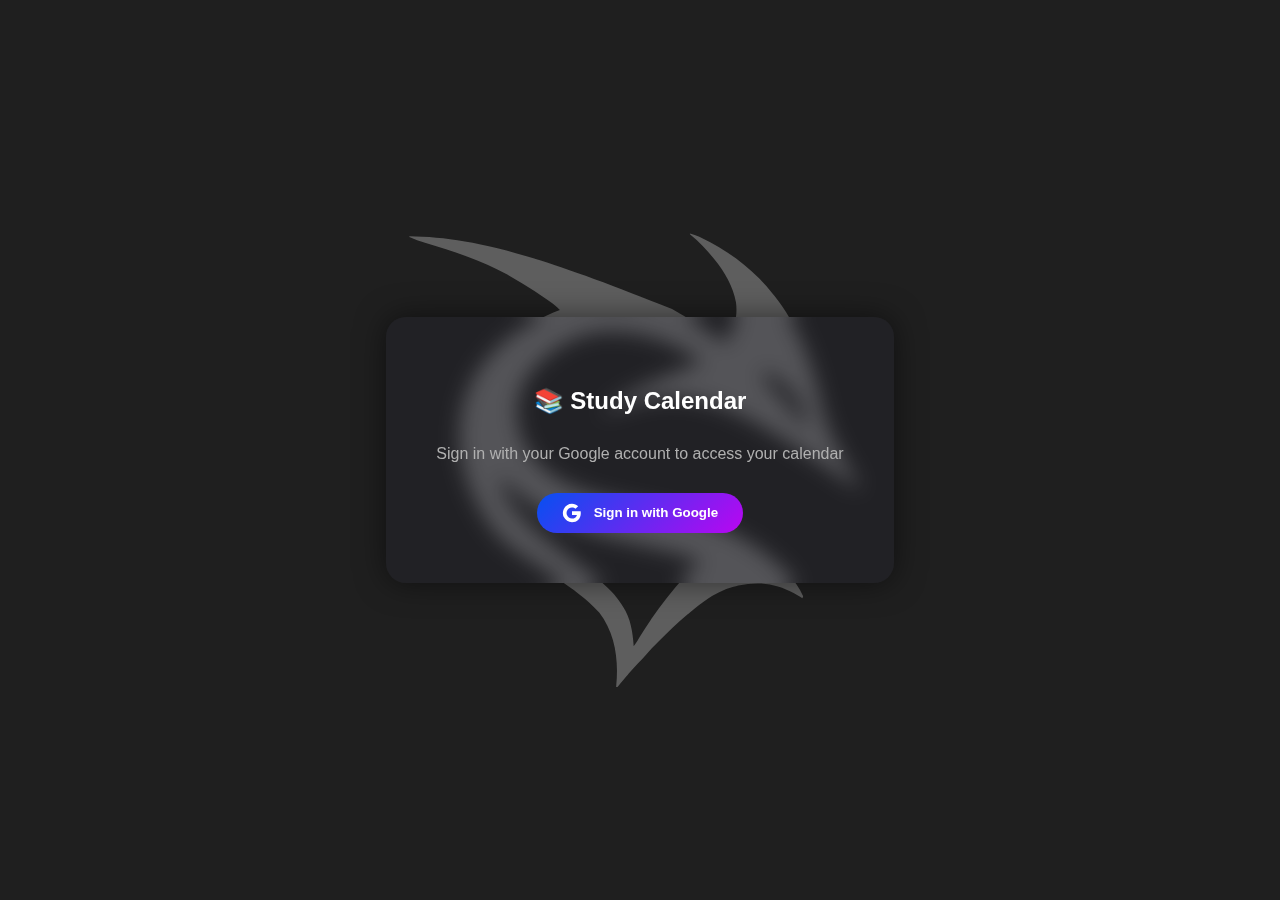
<file: pages/studyCallendar.html>
<!DOCTYPE html>
<html lang="en">

<head>
  <meta charset="UTF-8" />
  <meta name="viewport" content="width=device-width, initial-scale=1.0" />
  <link rel="icon" type="image/png" href="/img/1kIcon.png">
  <link rel="manifest" href="/calendar-manifest.json">
  <meta name="theme-color" content="#232329">
  <meta name="description" content="A dark-themed study calendar with Google Calendar integration">
  <title>Study Calendar</title>

  <!-- Bootstrap CSS -->
  <link href="https://cdn.jsdelivr.net/npm/bootstrap@5.3.2/dist/css/bootstrap.min.css" rel="stylesheet">
  <link rel="stylesheet" href="../css/style.css">

  <!-- Google Fonts for better typography -->
  <link href="https://fonts.googleapis.com/css2?family=Roboto:wght@300;400;500;700&display=swap" rel="stylesheet">

  <!-- FullCalendar CSS -->
  <link href="https://cdn.jsdelivr.net/npm/fullcalendar@6.1.10/index.global.min.css" rel="stylesheet" />

  <style>
    * {
      color-scheme: dark;
    }

    html {
      background-color: #1f1f1f;
    }

    body {
      background-color: transparent;
      color: #ffffff;
      font-family: 'Roboto', sans-serif;
      margin: 0;
      padding: 0;
      position: relative;
    }

    body::before {
      content: '';
      position: fixed;
      top: 50%;
      left: 50%;
      width: 80vmin;
      height: 80vmin;
      transform: translate(-50%, -50%);
      background-image: url('data:image/svg+xml;utf8,<svg xmlns="http://www.w3.org/2000/svg" viewBox="0 0 1024 1024"><path fill="lightgray" d="M583 204c9.35060866 2.15783277 17.59170736 6.53315296 26 11l2.23876953 1.18603516C645.21350922 234.31224355 677.39153742 259.37043331 701 290l2.4140625 3.0390625c36.49530355 46.18237243 55.76433721 102.84360116 68.0703125 159.74609375 2.9925508 13.65541019 7.2725487 25.92616245 13.26171875 38.56152344 1.17648689 2.48949757 2.31472067 4.99253905 3.44140625 7.50488281 8.40178952 18.52379804 19.02881532 35.91639176 29.3190918 53.43237305l1.69262695 2.8840332 1.49487305 2.53979492L822 560l1.23754883 2.11450195C824 564 824 564 823 567c-8.63371779-5.23328704-17.07238948-10.664057-25.3125-16.5-11.41917336-8.08562586-23.07095646-15.80980361-34.73291016-23.53808594-2.45222843-1.62833479-4.89933501-3.2635792-7.34130859-4.90722656-8.080918-5.43802227-16.27829659-10.6723681-24.52734375-15.8515625-3.50547972-2.20235277-6.99886476-4.42242854-10.484375-6.65625C677.45153319 471.89570969 633.41595733 446.62542339 582 439l-2.12011719-.31469727c-38.37536108-4.96911726-77.58305707 3.2512806-112.37255859 19.47729493l-2.44873047 1.13818359-2.21313477 1.0559082L461 461l-2-1c5.05402681-5.3645131 10.530036-10.08162463 16.31640625-14.64111328 1.26328863-1.01964393 2.5016095-2.07034927 3.7265625-3.13574219C486.23668874 436.12730332 494.00511677 431.96280151 502.375 427.75l2.19351196-1.11566162c27.58038456-14.01367023 56.51314708-25.17426296 85.41244507-36.15045166l3.58544922-1.36279297 3.12719727-1.17797852C598.92450889 387.20444688 598.92450889 387.20444688 600 386c-37.06409475-25.57012038-77.00896041-41.17572499-122.43017578-41.953125-2.32578588-.04242361-4.64766379-.11736972-6.97216797-.203125C436.68456401 343.04344104 401.03595401 358.71919883 376 381l-2.60546875 2.2421875C353.61378524 400.5391182 340.21553045 422.68857255 337 449c-1.69527643 28.12491393 7.86713134 56.3228359 26 78 12.23711203 13.68315186 26.78506015 23.57301372 43 32l3.39453125 1.796875c7.91786553 3.94535928 16.1107358 6.91615076 24.48046875 9.765625l3.08911133 1.06640625c26.77839241 8.84819404 55.13542332 13.55408602 82.68457031 19.40673828C583.6345304 604.63929818 645.49492858 622.60420318 697 665l1.70703125 1.40380859C716.34326905 680.99020679 734.96808845 698.46472789 744 720l-1 3-3.33984375-2.16015625c-27.87222266-17.7222225-55.06887202-23.09869123-87.7265625-16.01953125C650.28715022 705.20545651 648.64243106 705.59808905 647 706l-2.06591797.50292969C621.67318044 712.4960959 600.99523082 727.64579586 583 743c-1.0607513.88725298-2.12197389 1.77394271-3.18359375 2.66015625C565.29360359 757.85704947 551.79487423 771.1162992 538.375 784.5l-1.7064209 1.69830322c-5.51858487 5.49863527-10.98220853 11.0006757-16.04504394 16.9286499-3.73517143 4.30920831-7.73388586 8.3856571-11.66259766 12.51757813C504.52167798 820.33232074 500.21400812 825.10898324 496 830l-1.60693359 1.85888672c-1.53020699 1.7733553-3.05606171 3.55035487-4.58056641 5.32861328l-1.53710938 1.78710938c-2.23958476 2.6113965-4.42206244 5.21711348-6.51367187 7.95117187L480 849h-2l.21875-1.96484375C481.69108127 810.33454377 477.00770519 772.9880868 454 743c-1.63877289-1.69410123-3.30652895-3.3605759-5-5l-2.40234375-2.5078125C439.57633723 728.24367634 432.06622344 722.04771545 424 716l-2.18945312-1.65332031c-2.34772035-1.76928201-4.7025889-3.52856838-7.06054688-5.28417969l-2.12304688-1.58911133c-7.55307472-5.56863647-15.39856322-10.70288113-23.22137451-15.88088989-6.18596494-4.09512355-12.36236594-8.20469983-18.54010009-12.31222534-1.54731425-1.02815284-3.0951745-2.05548442-4.64355469-3.08203125-8.12349781-5.38681334-16.18231948-10.80560299-24.02392578-16.59765625-2.61820972-1.9065848-5.32477586-3.63804393-8.07299805-5.35058594C311.40262228 639.1997317 294.47087599 615.84666066 282 592l-1.02539062-1.91064453c-24.12065318-45.0013907-33.09144004-99.90457299-18.51025391-149.34863281C270.78706167 414.04308073 284.77640067 392.10235352 304 372l2.6484375-2.80859375C331.35549082 343.65112386 365.11760491 325.6032468 398 313c-4.0697847-4.32665474-8.52216694-7.81262197-13.3125-11.3125l-2.5012207-1.83007812C364.1442566 286.774905 345.4678359 274.84329831 326 264l-2.7890625-1.56103516c-36.67584365-20.3428157-76.99734052-33.18106202-117.01538086-45.20727539C198.58171391 214.92176671 191.28174225 212.20910115 184 209v-1c81.93781483 1.39776272 165.14427498 19.1961192 373.61328125 103.6171875 2.82148995 1.6347094 5.67538109 3.20355265 8.53588867 4.76855469C584.22467964 326.32185241 601.23180719 338.025809 618 350c1.45304292 1.03396952 2.90616447 2.06782857 4.359375 3.1015625C625.57796155 355.3940611 628.79095669 357.69416425 632 360l.79296875-1.71875c1.30484335-2.4661117 2.84366619-4.55171777 4.51953125-6.78125 10.23872379-14.53856205 13.41834654-31.75419374 11.21875-49.22265625C644.42741325 279.04669644 632.67062606 259.13196953 618 241l-1.46044922-1.81103516c-9.7066466-11.92211554-20.46512737-23.27383718-32.31689453-33.08740234L583 205zm102 197c3.89948368 13.32808602 16.48108844 25.75269544 26.33984375 35.28515625 2.70128299 2.79026643 5.0345251 5.86104118 7.4296875 8.9140625 2.94842381 3.70231151 6.01393947 7.2979338 9.08398437 10.89941406 3.020102 3.5499812 5.97309478 7.14578624 8.89648438 10.77636719 3.49082165 4.28818559 7.07303009 8.48258279 11.25 12.125h1c-1.11928414-23.50496687-12.46247679-43.37088891-29.3125-59.25C711.28193492 412.64797175 696.40146055 401 685 401M313 553c4.41164496 35.73432415 43.81716637 69.32934187 70 90 1.14950437.92836805 2.29787239 1.85814428 3.4453125 2.7890625 12.13627684 9.82307517 24.66408284 19.09008725 37.2421875 28.3359375C431.20479376 679.65129191 438.65085622 685.25156014 446 691l2.6640625 2.07421875C454.67180368 697.80787241 460.4072889 702.78304918 466 708l2.5 2.30078125c6.40634339 6.11605595 11.52093964 12.76373453 16.42626953 20.09619141.91249515 1.36231086 1.84813785 2.7090716 2.78857422 4.05224609C498.67285038 751.10422618 501.89032043 771.48494545 503 791c2.13023651-2.76423079 4.03654465-5.58501967 5.85546875-8.5625l1.62329102-2.64550781L512.1875 777c4.79085516-7.77565753 9.61946111-15.48479089 14.8125-23l1.29003906-1.87060547C538.56316017 737.27656029 549.37982884 722.82977926 561 709l1.36962891-1.64306641C584.64650634 680.67674683 584.64650634 680.67674683 598 674c-1.17624386-3.52873158-1.62575654-3.68843284-4.8125-5.3125-5.00595869-2.32450683-10.0734949-3.99278321-15.3515625-5.55859375l-2.65855408-.79168701C566.0055649 659.64703374 556.74482669 657.41394847 547.4375 655.25c-1.81605118-.42782034-3.63196586-.85622045-5.44775391-1.28515625-9.32774287-2.19842504-18.66532291-4.35210966-28.00927734-6.48046875C437.1696632 629.95775202 437.1696632 629.95775202 402 613l-2.13818359-1.01513672C377.32199195 601.25695346 356.483961 587.57151903 337 572l-2.88671875-2.30078125c-5.52543343-4.46196088-10.8318039-9.09835682-16.01953125-13.94921875-2.06668358-1.94418031-2.06668358-1.94418031-5.09375-2.75"/></svg>');
      background-size: cover;
      background-repeat: no-repeat;
      background-position: center;
      opacity: 0.35;
      z-index: 0;
      pointer-events: none;
    }

    .calendar-container {
      max-width: 1200px;
      margin: 0 auto;
      padding: 20px;
      min-height: 100vh;
      background-color: rgba(31, 31, 31, 0.5);
      position: relative;
      z-index: 1;
    }

    .header {
      display: flex;
      justify-content: space-between;
      align-items: center;
      margin-bottom: 30px;
      flex-wrap: wrap;
      gap: 15px;
    }

    .header h1 {
      color: #ffffff;
      font-weight: 700;
      margin: 0;
    }

    .login-btn, .logout-btn {
      background: linear-gradient(135deg, #0650f1 0%, #ba06f1 100%);
      border: none;
      color: white;
      padding: 10px 25px;
      border-radius: 25px;
      font-weight: 600;
      cursor: pointer;
      transition: all 0.3s ease;
    }

    .login-btn:hover, .logout-btn:hover {
      transform: translateY(-2px);
      box-shadow: 0 5px 20px rgba(6, 80, 241, 0.4);
      color: white;
      text-decoration: none;
    }

    .user-info {
      display: flex;
      align-items: center;
      gap: 10px;
      padding: 10px 15px;
      background-color: rgba(43, 43, 64, 0.3);
      border-radius: 15px;
    }

    .user-avatar {
      width: 32px;
      height: 32px;
      border-radius: 50%;
      object-fit: cover;
    }

    .user-name {
      color: #ffffff;
      font-size: 14px;
    }

    .login-screen {
      height: 100vh;
      display: flex;
      justify-content: center;
      align-items: center;
      background-color: rgba(31, 31, 31, 0.5);
    }

    .login-card {
      border-radius: 20px;
      background-color: rgba(43, 43, 64, 0.2);
      box-shadow: 0 0 30px rgba(0, 0, 0, 0.5);
      padding: 50px;
      text-align: center;
      backdrop-filter: blur(10px);
    }

    .login-card h2 {
      color: #ffffff;
      margin-bottom: 30px;
      font-weight: 700;
    }

    .login-card p {
      color: #b0b0b0;
      margin-bottom: 30px;
    }

    /* FullCalendar Dark Mode Styling */
    .fc {
      background-color: transparent;
      color: #ffffff;
    }

    .fc .fc-button-primary {
      background-color: #0650f1;
      border-color: #0650f1;
    }

    .fc .fc-button-primary:hover {
      background-color: #ba06f1;
      border-color: #ba06f1;
    }

    .fc .fc-button-primary.fc-button-active {
      background-color: #ba06f1;
      border-color: #ba06f1;
    }

    .fc .fc-col-header-cell {
      background-color: #2a2a3a;
      border-color: #3a3a4a;
      color: #ffffff;
      font-weight: 600;
    }

    .fc .fc-daygrid-day {
      background-color: rgba(31, 31, 31, 0.3);
      border-color: #3a3a4a;
    }

    .fc .fc-daygrid-day-number {
      color: #ffffff;
      padding: 8px;
    }

    .fc .fc-daygrid-day.fc-day-other {
      background-color: #161616;
      opacity: 0.5;
    }

    .fc .fc-daygrid-day.fc-day-today {
      background-color: rgba(6, 80, 241, 0.15);
      border-color: #0650f1;
    }

    .fc .fc-event {
      background-color: #0650f1;
      border-color: #0650f1;
      border-radius: 8px;
    }

    .fc .fc-event:hover {
      background-color: #ba06f1;
      border-color: #ba06f1;
    }

    .fc .fc-event-title {
      color: #ffffff;
      font-weight: 500;
      padding: 2px 4px;
    }

    .fc .fc-timegrid-slot {
      height: 3em;
    }

    .fc .fc-timegrid-cell {
      border-color: #3a3a4a;
    }

    .fc .fc-timegrid-cell-label {
      color: #808080;
      font-size: 0.85em;
    }

    .fc .fc-daygrid-body {
      border-color: #3a3a4a;
    }

    .fc .fc-popover {
      background-color: #2a2a3a;
      border-color: #3a3a4a;
    }

    #calendar {
      background-color: #1f1f1f;
      padding: 20px;
      border-radius: 10px;
      margin-bottom: 30px;
      min-height: 700px !important;
    }

    .fc .fc-popover-header {
      background-color: #3a3a4a;
      color: #ffffff;
    }

    .fc .fc-popover-body {
      color: #ffffff;
    }

    .fc-theme-standard td, .fc-theme-standard th {
      border-color: #3a3a4a;
    }

    .events-list {
      background-color: rgba(43, 43, 64, 0.2);
      border-radius: 15px;
      padding: 20px;
      margin-top: 30px;
      max-height: 400px;
      overflow-y: auto;
    }

    .events-list h3 {
      color: #ffffff;
      margin-bottom: 15px;
      font-weight: 600;
    }

    .event-item {
      background-color: rgba(6, 80, 241, 0.1);
      border-left: 3px solid #0650f1;
      padding: 12px;
      margin-bottom: 10px;
      border-radius: 5px;
      color: #e0e0e0;
      font-size: 14px;
    }

    .event-item-time {
      color: #808080;
      font-size: 12px;
      margin-top: 5px;
    }

    .loading {
      text-align: center;
      color: #b0b0b0;
      padding: 40px 20px;
    }

    .spinner {
      border: 4px solid rgba(6, 80, 241, 0.2);
      border-top: 4px solid #0650f1;
      border-radius: 50%;
      width: 40px;
      height: 40px;
      animation: spin 1s linear infinite;
      margin: 0 auto 20px;
    }

    #calendar {
      min-height: 600px;
      background-color: #1f1f1f;
    }

    .error-message {
      background-color: rgba(239, 3, 38, 0.15);
      border-left: 3px solid #ef0326;
      color: #ff6b6b;
      padding: 15px;
      border-radius: 5px;
      margin-bottom: 20px;
    }

    .success-message {
      background-color: rgba(6, 80, 241, 0.15);
      border-left: 3px solid #0650f1;
      color: #7dd3fc;
      padding: 15px;
      border-radius: 5px;
      margin-bottom: 20px;
    }

    /* Scrollbar styling */
    ::-webkit-scrollbar {
      width: 8px;
    }

    ::-webkit-scrollbar-track {
      background: rgba(255, 255, 255, 0.05);
      border-radius: 10px;
    }

    ::-webkit-scrollbar-thumb {
      background: rgba(6, 80, 241, 0.5);
      border-radius: 10px;
    }

    ::-webkit-scrollbar-thumb:hover {
      background: rgba(6, 80, 241, 0.8);
    }

    .install-btn:hover {
      background-color: rgba(6, 80, 241, 0.1) !important;
      border-color: #ba06f1 !important;
      color: #ba06f1 !important;
      transition: all 0.3s ease;
    }

    @media (max-width: 768px) {
      .login-card {
        padding: 30px 20px;
      }

      .header {
        justify-content: center;
      }

      .fc-col-header-cell {
        font-size: 0.75em;
      }

      .fc-daygrid-day-number {
        font-size: 0.85em;
      }
    }

    /* Mobile-specific improvements */
    @media (max-width: 600px) {
      .calendar-container {
        padding: 12px;
        min-height: auto;
      }

      .header {
        flex-direction: column;
        align-items: stretch;
        gap: 8px;
      }

      .header h1 {
        font-size: 1.25rem;
        margin-bottom: 0;
      }

      #userSection {
        width: 100%;
        display: flex;
        justify-content: space-between;
        align-items: center;
      }

      #calendar {
        padding: 8px;
        border-radius: 8px;
        min-height: 480px;
      }

      .events-list {
        margin-top: 16px;
        max-height: 240px;
        padding: 12px;
      }

      .fc .fc-button, .fc .fc-button-primary {
        padding: 8px 10px;
        font-size: 0.9rem;
        border-radius: 8px;
      }

      .fc .fc-col-header-cell {
        font-size: 0.72em;
      }

      .login-card {
        padding: 20px;
        width: 92vw;
      }

      .login-btn, .logout-btn {
        padding: 12px 18px;
        border-radius: 12px;
        font-size: 15px;
      }

      /* Modal adjustments for small screens */
      .event-modal {
        max-width: 95vw !important;
        width: 95vw !important;
        padding: 18px !important;
        border-radius: 12px !important;
      }

      .event-modal-buttons {
        flex-direction: column !important;
      }

      .event-modal-buttons button {
        width: 100% !important;
        margin-bottom: 8px;
      }

      /* make background SVG less dominant on small screens */
      body::before {
        width: 110vmin;
        height: 110vmin;
        opacity: 0.2;
      }

      /* Move calendar title above the view switch (month/week/day) */
      .fc .fc-toolbar {
        display: flex;
        flex-direction: column;
        gap: 8px;
        align-items: stretch;
      }

      .fc .fc-toolbar-chunk {
        display: flex;
        justify-content: space-between;
        align-items: center;
        gap: 8px;
        width: 100%;
      }

      /* Ensure the center chunk (title) appears above the right chunk (view buttons) */
      .fc .fc-toolbar-chunk:nth-child(1) { order: 1; }
      .fc .fc-toolbar-chunk:nth-child(2) { order: 2; }
      .fc .fc-toolbar-chunk:nth-child(3) { order: 3; }

      .fc .fc-toolbar .fc-toolbar-chunk .fc-toolbar-title {
        font-size: 1.15rem;
        text-align: left;
        flex: 1;
      }

      /* Push view buttons to the right on their row */
      .fc .fc-toolbar-chunk:nth-child(3) {
        justify-content: flex-end;
      }

      /* Make view buttons wrap nicely when space is tight */
      .fc .fc-button-group, .fc .fc-button {
        flex-wrap: wrap;
      }
    }
  </style>
</head>

<body class="bg">
  <!-- Login Screen -->
  <div id="loginScreen" class="login-screen">
    <div class="login-card">
      <h2>📚 Study Calendar</h2>
      <p>Sign in with your Google account to access your calendar</p>
      <button id="googleLoginBtn" class="login-btn">
        <svg xmlns="http://www.w3.org/2000/svg" width="20" height="20" viewBox="0 0 24 24" fill="currentColor" style="margin-right: 8px; vertical-align: middle;">
          <path d="M22.56 12.25c0-.78-.07-1.53-.2-2.25H12v4.26h5.92c-.26 1.37-1.04 2.53-2.21 3.31v2.77h3.57c2.08-1.92 3.28-4.74 3.28-8.09z"></path>
          <path d="M12 23c2.97 0 5.46-.98 7.28-2.66l-3.57-2.77c-.98.66-2.23 1.06-3.71 1.06-2.86 0-5.29-1.93-6.16-4.53H2.18v2.84C3.99 20.53 7.7 23 12 23z"></path>
          <path d="M5.84 14.09c-.22-.66-.35-1.36-.35-2.09s.13-1.43.35-2.09V7.07H2.18C1.43 8.55 1 10.22 1 12s.43 3.45 1.18 4.93l2.85-2.22.81-.62z"></path>
          <path d="M12 5.38c1.62 0 3.06.56 4.21 1.64l3.15-3.15C17.45 2.09 14.97 1 12 1 7.7 1 3.99 3.47 2.18 7.07l3.66 2.84c.87-2.6 3.3-4.53 6.16-4.53z"></path>
        </svg>
        Sign in with Google
      </button>
    </div>
  </div>

  <!-- Calendar Screen -->
  <div id="calendarScreen" style="display: none;">
    <div class="calendar-container">
      <div class="header">
        <h1>📚 Study Calendar</h1>
        <div id="userSection" style="display: flex; gap: 15px; align-items: center;">
          <button id="installBtn" class="install-btn" style="display: none; background: transparent; border: 1px solid #0650f1; color: #0650f1; padding: 8px 12px; border-radius: 8px; font-size: 12px; cursor: pointer; transition: all 0.3s ease;">
            📲 Install App
          </button>
          <div id="userInfo" class="user-info">
            <img id="userAvatar" class="user-avatar" alt="User">
            <span id="userName" class="user-name"></span>
          </div>
          <button id="logoutBtn" class="logout-btn">Logout</button>
        </div>
      </div>

      <div id="messageContainer"></div>

      <!-- Calendar -->
      <div id="calendar" style="border: 2px solid #0650f1; background: transparent; min-height: 700px;"></div>

      <!-- Upcoming Events -->
      <div id="eventsList" class="events-list">
        <h3>📅 Upcoming Events</h3>
        <div id="upcomingEvents">
          <p style="color: #808080;">Loading events...</p>
        </div>
      </div>
    </div>
  </div>

  <!-- Google API Script -->
  <script src="https://accounts.google.com/gsi/client" async defer></script>

  <!-- FullCalendar Scripts -->
  <script src="https://cdn.jsdelivr.net/npm/fullcalendar@6.1.10/index.global.min.js"></script>

  <script>
    // Configuration
    // TODO: Replace GOOGLE_CLIENT_ID with your actual Client ID from Google Cloud Console
    // Steps: https://console.cloud.google.com → Create Project → Enable Calendar API → Create OAuth 2.0 Credentials (Web Application)
    const CONFIG = {
      GOOGLE_CLIENT_ID: '65457419801-m2v4qp7vqce4hlrfmq4q7mg1q9rcv65d.apps.googleusercontent.com',
      SCOPES: 'https://www.googleapis.com/auth/calendar https://www.googleapis.com/auth/userinfo.profile https://www.googleapis.com/auth/userinfo.email'
    };

    // Global variables
    let calendar;
    let accessToken = null;
    let userProfile = null;
    let tokenClient;
    let selectedEvent = null;
    let selectedDateRange = null;
    let formOpenTime = 0; // Debounce flag to prevent duplicate modals
    let loggedIn = false; // track whether initial login flow has completed

    // promise helpers for token requests
    let tokenRequestPromiseResolve = null;
    let tokenRequestPromiseReject = null;

    // configure a long client‑side lifetime (30 days) rather than the 1h
    const TOKEN_LIFETIME_MS = 30 * 24 * 60 * 60 * 1000;

    const calendarColors = {
      'primary': '#0650f1',
      'secondary': '#ba06f1',
      'work': '#ffa500',
      'personal': '#00d084',
      'travel': '#00bcd4',
      'holiday': '#e67c73'
    };

    // Initialize Google Sign-In with proper error handling
    function initializeGoogleSignIn() {
      try {
        // Check if Google API is loaded
        if (!window.google || !window.google.accounts) {
          console.warn('Google API not loaded yet, retrying...');
          setTimeout(initializeGoogleSignIn, 500);
          return;
        }

        // Initialize OAuth 2.0 token client
        tokenClient = google.accounts.oauth2.initTokenClient({
          client_id: CONFIG.GOOGLE_CLIENT_ID,
          scope: CONFIG.SCOPES,
          callback: handleTokenResponse
        });

        // Setup login button
        const loginBtn = document.getElementById('googleLoginBtn');
        if (loginBtn) {
          // when user clicks login, prompt for consent to ensure fresh token
          loginBtn.addEventListener('click', () => requestAccessToken({ prompt: 'consent', hint: 'user@example.com' }));
          loginBtn.disabled = false;
        }
        
        console.log('Google Sign-In initialized successfully');
      } catch (e) {
        console.error('Error initializing Google Sign-In:', e);
        showMessage('Failed to initialize Google Sign-In. Please reload the page.', 'error');
      }
    }

    // Note: requestAccessToken is defined further down and returns a promise.  The
    // login button handler will call it with the appropriate options.
    // This comment replaces the old synchronous helper.

    // Handle token response with PWA support
    function handleTokenResponse(response) {
      if (response.access_token) {
        // save the token and apply our own 30‑day expiry
        accessToken = response.access_token;
        localStorage.setItem('googleAccessToken', accessToken);
        const expiryTime = Date.now() + TOKEN_LIFETIME_MS;
        localStorage.setItem('googleAccessTokenExpiry', expiryTime);
        console.log('Token received, client will treat it as valid until:', new Date(expiryTime));

        // resolve any pending promise (used by refresh logic)
        if (tokenRequestPromiseResolve) {
          tokenRequestPromiseResolve(response.access_token);
          tokenRequestPromiseResolve = null;
          tokenRequestPromiseReject = null;
        }

        // perform the login flow the first time only
        if (!loggedIn) {
          loginUser();
        }
      } else if (response.error) {
        if (tokenRequestPromiseReject) {
          tokenRequestPromiseReject(response.error);
          tokenRequestPromiseResolve = null;
          tokenRequestPromiseReject = null;
        }

        console.error('Token request error:', response.error);
        const errorMsg = response.error === 'popup_closed_by_user' 
          ? 'Login cancelled. Please try again.'
          : `Failed to authenticate: ${response.error}`;
        showMessage(errorMsg, 'error');
      }
    }

    // Get stored access token (with our extended client expiry)
    function getStoredAccessToken() {
      const token = localStorage.getItem('googleAccessToken');
      const expiry = localStorage.getItem('googleAccessTokenExpiry');
      
      if (token && expiry && Date.now() < parseInt(expiry)) {
        accessToken = token;
        return true;
      }
      
      // Token expired or doesn't exist
      localStorage.removeItem('googleAccessToken');
      localStorage.removeItem('googleAccessTokenExpiry');
      return false;
    }

    // Ensure we have a valid token before any API call.
    async function refreshTokenIfNeeded() {
      const expiry = localStorage.getItem('googleAccessTokenExpiry');
      if (!accessToken || !expiry || Date.now() >= parseInt(expiry)) {
        console.log('Access token expired or missing, refreshing silently');
        try {
          await requestAccessToken({ prompt: '' });
        } catch (e) {
          console.warn('Silent token refresh failed:', e);
        }
      }
    }

    // wrapper around tokenClient.requestAccessToken that returns a promise
    function requestAccessToken(options = {}) {
      return new Promise((resolve, reject) => {
        if (!tokenClient) {
          reject(new Error('Token client not initialized'));
          return;
        }
        tokenRequestPromiseResolve = resolve;
        tokenRequestPromiseReject = reject;
        try {
          tokenClient.requestAccessToken(options);
        } catch (err) {
          tokenRequestPromiseResolve = null;
          tokenRequestPromiseReject = null;
          reject(err);
        }
      });
    }

    // Fetch user profile
    async function fetchUserProfile() {
      try {
        await refreshTokenIfNeeded();
        if (!accessToken) {
          throw new Error('No access token available');
        }

        const response = await fetch('https://www.googleapis.com/oauth2/v2/userinfo', {
          headers: { 'Authorization': `Bearer ${accessToken}` }
        });
        
        if (!response.ok) {
          const errorData = await response.text();
          console.error('API Response:', errorData);
          if (response.status === 401) {
            // token likely died on server side, try refreshing once more
            await requestAccessToken({ prompt: '' });
            return fetchUserProfile();
          }
          throw new Error(`Failed to fetch user profile: ${response.status} ${errorData}`);
        }
        
        userProfile = await response.json();
        console.log('User profile fetched:', userProfile);
        updateUserInfo();
        return true;
      } catch (error) {
        console.error('Error fetching user profile:', error);
        showMessage('Failed to authenticate user: ' + error.message, 'error');
        return false;
      }
    }

    // Update user info display
    function updateUserInfo() {
      if (userProfile) {
        document.getElementById('userName').textContent = userProfile.name;
        document.getElementById('userAvatar').src = userProfile.picture;
      }
    }

    // Fetch events from Google Calendar
    async function fetchCalendarEvents() {
      try {
        await refreshTokenIfNeeded();
        const now = new Date();
        const timeMin = new Date(now.getFullYear(), now.getMonth() - 1, 1).toISOString();
        const timeMax = new Date(now.getFullYear(), now.getMonth() + 2, 0).toISOString();

        const response = await fetch(
          `https://www.googleapis.com/calendar/v3/calendars/primary/events?` +
          `timeMin=${encodeURIComponent(timeMin)}&` +
          `timeMax=${encodeURIComponent(timeMax)}&` +
          `maxResults=100&` +
          `singleEvents=true&` +
          `orderBy=startTime`,
          {
            headers: { 'Authorization': `Bearer ${accessToken}` }
          }
        );

        if (!response.ok) {
          if (response.status === 401) {
            // token likely expired on Google's side, try a silent refresh once
            await requestAccessToken({ prompt: '' });
            return fetchCalendarEvents();
          }
          throw new Error('Failed to fetch events');
        }

        const data = await response.json();
        return data.items || [];
      } catch (error) {
        console.error('Error fetching events:', error);
        showMessage('Failed to fetch calendar events', 'error');
        return [];
      }
    }

    // Create new event
    async function createEvent(title, startDate, endDate) {
      try {
        await refreshTokenIfNeeded();
        if (!title) throw new Error('Event title is required');
        if (!startDate) throw new Error('Start date is required');
        if (!endDate) startDate;

        const event = {
          summary: title,
          start: { dateTime: new Date(startDate).toISOString() },
          end: { dateTime: new Date(endDate).toISOString() },
          description: 'Created via Study Calendar'
        };

        const response = await fetch('https://www.googleapis.com/calendar/v3/calendars/primary/events', {
          method: 'POST',
          headers: {
            'Authorization': `Bearer ${accessToken}`,
            'Content-Type': 'application/json'
          },
          body: JSON.stringify(event)
        });

        if (!response.ok) {
          if (response.status === 401) {
            await requestAccessToken({ prompt: '' });
            return createEvent(title, startDate, endDate);
          }
          throw new Error('Failed to create event');
        }

        const createdEvent = await response.json();
        showMessage('Event created successfully!', 'success');
        await refreshCalendar();
        return createdEvent;
      } catch (error) {
        console.error('Error creating event:', error);
        showMessage('Failed to create event: ' + error.message, 'error');
        return null;
      }
    }

    // Create new all-day event
    async function createEventAllDay(title, startDate, endDate) {
      try {
        await refreshTokenIfNeeded();
        if (!title) throw new Error('Event title is required');
        if (!startDate) throw new Error('Start date is required');
        if (!endDate) endDate = startDate;

        const event = {
          summary: title,
          start: { date: startDate },
          end: { date: endDate },
          description: 'Created via Study Calendar (All-day event)'
        };

        const response = await fetch('https://www.googleapis.com/calendar/v3/calendars/primary/events', {
          method: 'POST',
          headers: {
            'Authorization': `Bearer ${accessToken}`,
            'Content-Type': 'application/json'
          },
          body: JSON.stringify(event)
        });

        if (!response.ok) {
          if (response.status === 401) {
            await requestAccessToken({ prompt: '' });
            return createEventAllDay(title, startDate, endDate);
          }
          throw new Error('Failed to create event');
        }

        const createdEvent = await response.json();
        showMessage('Event created successfully!', 'success');
        await refreshCalendar();
        return createdEvent;
      } catch (error) {
        console.error('Error creating event:', error);
        showMessage('Failed to create event: ' + error.message, 'error');
        return null;
      }
    }

    // Update event
    async function updateEvent(eventId, updatedData) {
      try {
        await refreshTokenIfNeeded();
        const response = await fetch(`https://www.googleapis.com/calendar/v3/calendars/primary/events/${eventId}`, {
          method: 'PATCH',
          headers: {
            'Authorization': `Bearer ${accessToken}`,
            'Content-Type': 'application/json'
          },
          body: JSON.stringify(updatedData)
        });

        if (!response.ok) {
          if (response.status === 401) {
            await requestAccessToken({ prompt: '' });
            return updateEvent(eventId, updatedData);
          }
          throw new Error('Failed to update event');
        }

        showMessage('Event updated successfully!', 'success');
        await refreshCalendar();
        return true;
      } catch (error) {
        console.error('Error updating event:', error);
        showMessage('Failed to update event: ' + error.message, 'error');
        return false;
      }
    }

    // Delete event without confirmation
    async function deleteEventWithoutConfirm(eventId) {
      try {
        await refreshTokenIfNeeded();
        console.log('Deleting event:', eventId);
        const response = await fetch(`https://www.googleapis.com/calendar/v3/calendars/primary/events/${eventId}`, {
          method: 'DELETE',
          headers: { 'Authorization': `Bearer ${accessToken}` }
        });

        if (!response.ok) {
          if (response.status === 401) {
            await requestAccessToken({ prompt: '' });
            return deleteEventWithoutConfirm(eventId);
          }
          const errorData = await response.text();
          throw new Error(`Failed to delete event: ${response.status} ${errorData}`);
        }

        console.log('Event deleted successfully');
        showMessage('Event deleted successfully!', 'success');
        await refreshCalendar();
        return true;
      } catch (error) {
        console.error('Error deleting event:', error);
        showMessage('Failed to delete event: ' + error.message, 'error');
        return false;
      }
    }

    // Delete event
    async function deleteEvent(eventId) {
      try {
        await refreshTokenIfNeeded();
        if (!confirm('Are you sure you want to delete this event?')) return false;

        const response = await fetch(`https://www.googleapis.com/calendar/v3/calendars/primary/events/${eventId}`, {
          method: 'DELETE',
          headers: { 'Authorization': `Bearer ${accessToken}` }
        });

        if (!response.ok) throw new Error('Failed to delete event');

        showMessage('Event deleted successfully!', 'success');
        await refreshCalendar();
        return true;
      } catch (error) {
        console.error('Error deleting event:', error);
        showMessage('Failed to delete event: ' + error.message, 'error');
        return false;
      }
    }

    // Refresh calendar
    async function refreshCalendar() {
      if (calendar) {
        calendar.destroy();
      }
      await initializeCalendar();
    }

    // Initialize calendar
    async function initializeCalendar() {
      try {
        console.log('=== Starting calendar initialization ===');
        const calendarEl = document.getElementById('calendar');
        console.log('Calendar element:', calendarEl);
        console.log('FullCalendar available:', typeof FullCalendar);
        
        if (!calendarEl) {
          console.error('ERROR: Calendar element not found in DOM');
          showMessage('Calendar element not found', 'error');
          return;
        }

        const events = await fetchCalendarEvents();
        console.log('Events fetched:', events.length);
        
        // Format events for FullCalendar
        const formattedEvents = events.map(event => ({
          id: event.id,
          title: event.summary || 'No title',
          start: event.start.dateTime || event.start.date,
          end: event.end.dateTime || event.end.date,
          backgroundColor: '#0650f1',
          borderColor: '#0650f1',
          extendedProps: {
            googleEventId: event.id,
            description: event.description,
            location: event.location
          }
        }));
        
        console.log('Formatted events:', formattedEvents);

        // Destroy existing calendar if any
        if (calendar) {
          console.log('Destroying existing calendar');
          calendar.destroy();
          calendar = null;
        }

        console.log('Creating FullCalendar instance...');
        
        calendar = new FullCalendar.Calendar(calendarEl, {
          initialView: 'dayGridMonth',
          headerToolbar: {
            left: 'prev,next today addEventBtn',
            center: 'title',
            right: 'dayGridMonth,timeGridWeek,timeGridDay'
          },
          customButtons: {
            addEventBtn: {
              text: '+ Add Event',
              click: function() {
                console.log('Add Event button clicked');
                showEventForm();
              }
            }
          },
          height: 'auto',
          contentHeight: 'auto',
          selectable: true,
            select: function(info) {
              console.log('Date selected:', info.startStr, 'to', info.endStr);
              selectedDateRange = {
                start: info.start,
                end: info.end
              };
              showEventForm();
            },
            // single-tap handler for mobile devices
            dateClick: function(info) {
              try {
                console.log('Date clicked:', info.dateStr, info.date);
                selectedDateRange = { start: info.date, end: info.date };
                showEventForm();
              } catch (e) {
                console.error('dateClick handler error:', e);
              }
            },
          eventClick: function(info) {
            console.log('Event clicked:', info.event.title);
            handleEventClick(info);
          },
          events: formattedEvents
        });

        console.log('Calendar instance created, now rendering...');
        calendar.render();
        console.log('Calendar rendered!');
        
        displayUpcomingEvents(events);
        console.log('=== Calendar initialization COMPLETE ===');
      } catch (error) {
        console.error('ERROR in initializeCalendar:', error);
        console.error('Error stack:', error.stack);
        showMessage('Failed to initialize calendar: ' + error.message, 'error');
      }
    }

    // Display upcoming events
    function displayUpcomingEvents(events) {
      const upcomingContainer = document.getElementById('upcomingEvents');
      const now = new Date();
      
      const upcomingEvents = events
        .filter(event => new Date(event.start.dateTime || event.start.date) > now)
        .sort((a, b) => new Date(a.start.dateTime || a.start.date) - new Date(b.start.dateTime || b.start.date))
        .slice(0, 10);

      if (upcomingEvents.length === 0) {
        upcomingContainer.innerHTML = '<p style="color: #808080;">No upcoming events</p>';
        return;
      }

      upcomingContainer.innerHTML = upcomingEvents.map(event => {
        const startTime = new Date(event.start.dateTime || event.start.date);
        const timeStr = event.start.dateTime 
          ? startTime.toLocaleString('en-US', { month: 'short', day: 'numeric', hour: '2-digit', minute: '2-digit' })
          : startTime.toLocaleString('en-US', { month: 'short', day: 'numeric' });

        return `
          <div class="event-item">
            <strong>${event.summary || 'No title'}</strong>
            <div class="event-item-time">${timeStr}</div>
          </div>
        `;
      }).join('');
    }

    // Handle event click
    function handleEventClick(info) {
      const event = info.event;
      selectedEvent = event;
      showEventForm(event);
    }

    // Handle date select
    function handleDateSelect(info) {
      selectedDateRange = {
        start: info.start,
        end: info.end
      };
      showEventForm();
    }

    // Show event form modal
    function showEventForm(event = null) {
      // Debounce: prevent duplicate modals within 100ms
      const now = Date.now();
      if (now - formOpenTime < 100) {
        return;
      }
      formOpenTime = now;
      
      const title = event ? event.title : '';
      // Local date helper to avoid UTC shifts
      const dateToLocalYYYYMMDD = (d) => {
        if (!d) return '';
        const date = new Date(d);
        const yyyy = date.getFullYear();
        const mm = String(date.getMonth() + 1).padStart(2, '0');
        const dd = String(date.getDate()).padStart(2, '0');
        return `${yyyy}-${mm}-${dd}`;
      };
      const getLocalDateString = () => dateToLocalYYYYMMDD(new Date());

      // derive start/end values; if the FullCalendar event has no `end` or it
      // equals the start date we treat it as a single‑day event.
      const startDate = event ? dateToLocalYYYYMMDD(event.start) : (selectedDateRange ? dateToLocalYYYYMMDD(selectedDateRange.start) : getLocalDateString());
      let endDate = startDate;
      if (event && event.end) {
        const ed = dateToLocalYYYYMMDD(event.end);
        endDate = ed || startDate;
      }

      const isMultiDay = event && event.end
        ? (dateToLocalYYYYMMDD(event.end) !== dateToLocalYYYYMMDD(event.start))
        : false;
      const isAllDay = event ? true : true; // New events default to all-day

      const modal = document.createElement('div');
      modal.className = 'event-modal-overlay';
      modal.style.cssText = `
        position: fixed;
        top: 0;
        left: 0;
        right: 0;
        bottom: 0;
        background: rgba(0,0,0,0.7);
        display: flex;
        justify-content: center;
        align-items: center;
        z-index: 9999;
      `;

      const form = document.createElement('div');
      form.className = 'event-modal';
      form.style.cssText = `
        background: #2a2a3a;
        padding: 30px;
        border-radius: 15px;
        box-shadow: 0 5px 30px rgba(0,0,0,0.5);
        max-width: 500px;
        width: 90%;
        color: #ffffff;
      `;

      form.innerHTML = `
        <h3 style="margin-top: 0; color: #ffffff;">${event ? 'Edit Event' : 'Create Event'}</h3>
        
        <div style="margin-bottom: 15px;">
          <label style="display: block; margin-bottom: 5px; color: #b0b0b0;">Event Title</label>
          <input type="text" id="eventTitle" value="${title}" placeholder="Enter event title" style="
            width: 100%;
            padding: 10px;
            border: 1px solid #3a3a4a;
            background: #1f1f1f;
            color: #ffffff;
            border-radius: 5px;
            box-sizing: border-box;
          ">
        </div>

        <div style="margin-bottom: 15px; display: flex; align-items: center; gap: 10px;">
          <input type="checkbox" id="allDayCheckbox" ${isAllDay ? 'checked' : ''} style="cursor: pointer;">
          <label for="allDayCheckbox" style="color: #b0b0b0; cursor: pointer; margin: 0;">All-day event (no specific time)</label>
        </div>

        <div style="margin-bottom: 15px;">
          <label style="display: block; margin-bottom: 5px; color: #b0b0b0;">Start Date</label>
          <input type="date" id="eventStart" value="${startDate}" style="
            width: 100%;
            padding: 10px;
            border: 1px solid #3a3a4a;
            background: #1f1f1f;
            color: #ffffff;
            border-radius: 5px;
            box-sizing: border-box;
          ">
        </div>

        <div style="margin-bottom: 15px; display: flex; align-items: center; gap: 10px;">
          <input type="checkbox" id="multiDayCheckbox" ${isMultiDay ? 'checked' : ''} style="cursor: pointer;">
          <label for="multiDayCheckbox" style="color: #b0b0b0; cursor: pointer; margin: 0;">Multiple days</label>
        </div>

        <div id="endDateContainer" style="margin-bottom: 15px; display: ${isMultiDay ? 'block' : 'none'};">
          <label style="display: block; margin-bottom: 5px; color: #b0b0b0;">End Date</label>
          <input type="date" id="eventEnd" value="${endDate}" style="
            width: 100%;
            padding: 10px;
            border: 1px solid #3a3a4a;
            background: #1f1f1f;
            color: #ffffff;
            border-radius: 5px;
            box-sizing: border-box;
          ">
        </div>

        <div id="startTimeContainer" style="margin-bottom: 15px; display: none;">
          <label style="display: block; margin-bottom: 5px; color: #b0b0b0;">Start Time</label>
          <input type="time" id="eventStartTime" style="
            width: 100%;
            padding: 10px;
            border: 1px solid #3a3a4a;
            background: #1f1f1f;
            color: #ffffff;
            border-radius: 5px;
            box-sizing: border-box;
          ">
        </div>

        <div id="endTimeContainer" style="margin-bottom: 20px; display: none;">
          <label style="display: block; margin-bottom: 5px; color: #b0b0b0;">End Time</label>
          <input type="time" id="eventEndTime" style="
            width: 100%;
            padding: 10px;
            border: 1px solid #3a3a4a;
            background: #1f1f1f;
            color: #ffffff;
            border-radius: 5px;
            box-sizing: border-box;
          ">
        </div>

        <div class="event-modal-buttons" style="display: flex; gap: 10px;">
          <button id="saveEventBtn" style="
            flex: 1;
            padding: 10px;
            background: linear-gradient(135deg, #0650f1 0%, #ba06f1 100%);
            color: white;
            border: none;
            border-radius: 5px;
            cursor: pointer;
            font-weight: 600;
          ">Save Event</button>
          <button id="cancelBtn" style="
            flex: 1;
            padding: 10px;
            background: #3a3a4a;
            color: white;
            border: none;
            border-radius: 5px;
            cursor: pointer;
            font-weight: 600;
          ">Cancel</button>
          ${event ? `<button id="deleteEventBtn" style="
            flex: 0.8;
            padding: 10px;
            background: #d32f2f;
            color: white;
            border: none;
            border-radius: 5px;
            cursor: pointer;
            font-weight: 600;
          ">Delete</button>` : ''}
        </div>
      `;

      modal.appendChild(form);
      document.body.appendChild(modal);

      // Query buttons from within the form to avoid ID conflicts
      const saveEventBtn = form.querySelector('#saveEventBtn');
      const cancelBtn = form.querySelector('#cancelBtn');
      const deleteBtn = form.querySelector('#deleteEventBtn');
      
      // Get checkboxes from form
      const allDayCheckbox = form.querySelector('#allDayCheckbox');
      const multiDayCheckbox = form.querySelector('#multiDayCheckbox');
      const startTimeContainer = form.querySelector('#startTimeContainer');
      const endTimeContainer = form.querySelector('#endTimeContainer');
      const endDateContainer = form.querySelector('#endDateContainer');

      // Handle all-day checkbox
      if (allDayCheckbox) {
        allDayCheckbox.addEventListener('change', () => {
          if (allDayCheckbox.checked) {
            startTimeContainer.style.display = 'none';
            endTimeContainer.style.display = 'none';
          } else {
            startTimeContainer.style.display = 'block';
            endTimeContainer.style.display = 'block';
          }
        });
      }

      // Handle multi-day checkbox
      if (multiDayCheckbox) {
        multiDayCheckbox.addEventListener('change', () => {
          if (multiDayCheckbox.checked) {
            endDateContainer.style.display = 'block';
          } else {
            endDateContainer.style.display = 'none';
            // Reset end date to start date when unchecking
            const eventEnd = form.querySelector('#eventEnd');
            const eventStart = form.querySelector('#eventStart');
            if (eventEnd && eventStart) {
              eventEnd.value = eventStart.value;
            }
          }
        });
      }

      // Save button handler
      if (saveEventBtn) {
        saveEventBtn.addEventListener('click', async () => {
          try {
            const titleInput = form.querySelector('#eventTitle').value;
            const startDateInput = form.querySelector('#eventStart').value;
            let endDateInput = form.querySelector('#eventEnd').value;

            if (!titleInput || !startDateInput) {
              showMessage('Please fill in all fields', 'error');
              return;
            }

            // If multi-day is not checked, end date equals start date
            if (!multiDayCheckbox.checked) {
              endDateInput = startDateInput;
            }

            if (!endDateInput) {
              showMessage('Please select an end date', 'error');
              return;
            }

            let startDateTime, endDateTime;

            if (allDayCheckbox.checked) {
              // All-day event
              startDateTime = startDateInput;
              endDateTime = endDateInput;
            } else {
              // Timed event
              const startTimeInput = form.querySelector('#eventStartTime').value;
              const endTimeInput = form.querySelector('#eventEndTime').value;
              
              if (!startTimeInput || !endTimeInput) {
                showMessage('Please fill in all time fields', 'error');
                return;
              }
              
              startDateTime = new Date(startDateInput + 'T' + startTimeInput).toISOString();
              endDateTime = new Date(endDateInput + 'T' + endTimeInput).toISOString();
            }

            if (event) {
              // Update existing event
              const eventData = {
                summary: titleInput,
                start: allDayCheckbox.checked ? { date: startDateTime } : { dateTime: startDateTime },
                end: allDayCheckbox.checked ? { date: endDateTime } : { dateTime: endDateTime }
              };
              await updateEvent(event.extendedProps.googleEventId, eventData);
            } else {
              // Create new event
              if (allDayCheckbox.checked) {
                await createEventAllDay(titleInput, startDateTime, endDateTime);
              } else {
                await createEvent(titleInput, startDateTime, endDateTime);
              }
            }

            // Safely remove modal
            if (modal && modal.parentNode) {
              modal.parentNode.removeChild(modal);
            }
            selectedDateRange = null;
            selectedEvent = null;
          } catch (e) {
            console.error('Error saving event:', e);
            showMessage('Error saving event: ' + e.message, 'error');
          }
        });
      }

      // Cancel button handler
      if (cancelBtn) {
        cancelBtn.addEventListener('click', () => {
          try {
            if (modal && modal.parentNode) {
              modal.parentNode.removeChild(modal);
            }
            selectedDateRange = null;
            selectedEvent = null;
          } catch (e) {
            console.error('Error closing modal:', e);
            // Fallback: hide modal if removal fails
            if (modal) modal.style.display = 'none';
          }
        });
      }

      // Delete button handler
      if (deleteBtn) {
        deleteBtn.addEventListener('click', async () => {
          if (confirm('Are you sure you want to delete this event?')) {
            await deleteEventWithoutConfirm(event.extendedProps.googleEventId);
            if (modal && modal.parentNode) {
              modal.parentNode.removeChild(modal);
            }
          }
        });
      }
    }

    // Handle dates set
    function handleDatesSet(info) {
      console.log('Calendar dates changed', info);
    }

    // Show message
    function showMessage(message, type = 'info') {
      const container = document.getElementById('messageContainer');
      const messageClass = type === 'error' ? 'error-message' : 'success-message';
      container.innerHTML = `<div class="${messageClass}">${message}</div>`;
      setTimeout(() => {
        container.innerHTML = '';
      }, 5000);
    }

    // Login flow
    async function loginUser() {
      try {
        loggedIn = true;
        document.getElementById('loginScreen').style.display = 'none';
        document.getElementById('calendarScreen').style.display = 'block';

        console.log('Fetching user profile...');
        if (!await fetchUserProfile()) {
          console.error('Failed to fetch user profile');
          showMessage('Failed to authenticate. Please log in again.', 'error');
          setTimeout(() => logout(), 2000);
          return;
        }

        console.log('Initializing calendar...');
        await initializeCalendar();
        showMessage('Welcome! Your calendar is loaded.', 'success');
      } catch (error) {
        console.error('Login error:', error);
        showMessage('Login failed: ' + error.message, 'error');
        setTimeout(() => logout(), 2000);
      }
    }

    // Logout
    function logout() {
      accessToken = null;
      userProfile = null;
      loggedIn = false;
      localStorage.removeItem('googleAccessToken');
      localStorage.removeItem('googleAccessTokenExpiry');
      document.getElementById('loginScreen').style.display = 'flex';
      document.getElementById('calendarScreen').style.display = 'none';
      document.getElementById('messageContainer').innerHTML = '';
      if (calendar) calendar.destroy();
      
      // Revoke token if possible
      if (accessToken) {
        google.accounts.oauth2.revoke(accessToken);
      }
      
      showMessage('Logged out successfully. You can now sign in with a different account.', 'success');
    }

    // Initialize on page load
    document.addEventListener('DOMContentLoaded', () => {
      initializeGoogleSignIn();

      // Check if already authenticated (with valid token)
      if (getStoredAccessToken()) {
        loginUser();
      }

      // Logout button handler
      document.getElementById('logoutBtn').addEventListener('click', logout);

      // PWA Install functionality
      initializePWAInstall();
    });

    // PWA Install handler
    let deferredPrompt;
    function initializePWAInstall() {
      const installBtn = document.getElementById('installBtn');
      
      // Listen for install prompt
      window.addEventListener('beforeinstallprompt', (e) => {
        e.preventDefault();
        deferredPrompt = e;
        // Show install button
        installBtn.style.display = 'block';
        installBtn.addEventListener('click', installPWA);
      });

      // Hide button if already installed
      window.addEventListener('appinstalled', () => {
        installBtn.style.display = 'none';
        deferredPrompt = null;
      });

      // Check if already installed (PWA mode)
      if (window.matchMedia('(display-mode: standalone)').matches) {
        installBtn.style.display = 'none';
      }
    }

    async function installPWA() {
      if (deferredPrompt) {
        deferredPrompt.prompt();
        const { outcome } = await deferredPrompt.userChoice;
        console.log(`User response to install prompt: ${outcome}`);
        deferredPrompt = null;
        document.getElementById('installBtn').style.display = 'none';
      }
    }

    // Service Worker registration for PWA
    if ('serviceWorker' in navigator) {
      window.addEventListener('load', () => {
        navigator.serviceWorker.register('/sw.js').then(reg => {
          console.log('Service Worker registered:', reg);
        }).catch(err => {
          console.log('Service Worker registration failed:', err);
        });
      });
    }

    // Fix OAuth in PWA context: ensure redirects work properly
    // For PWA, we need to handle OAuth differently
    if (window.matchMedia('(display-mode: standalone)').matches) {
      console.log('App running as PWA - OAuth handling optimized');
    }
  </script>
</body>

</html>
</file>
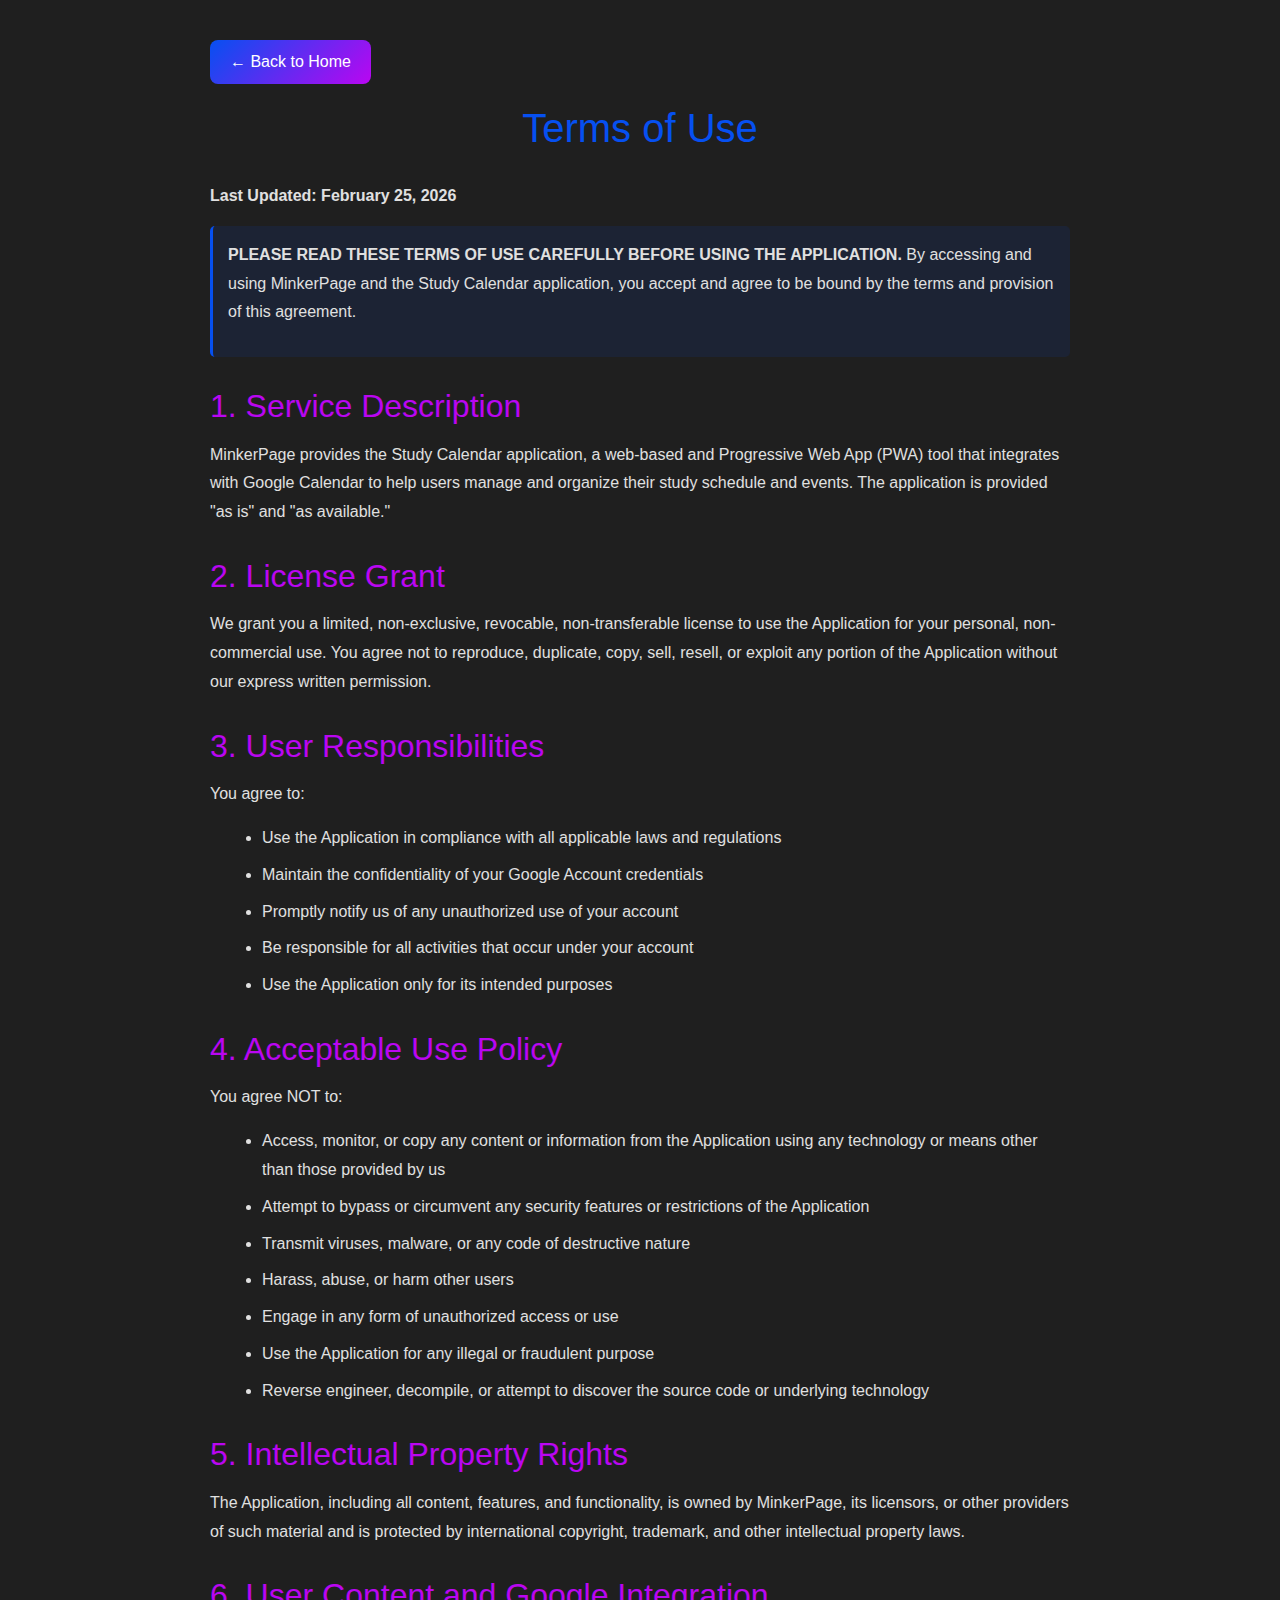
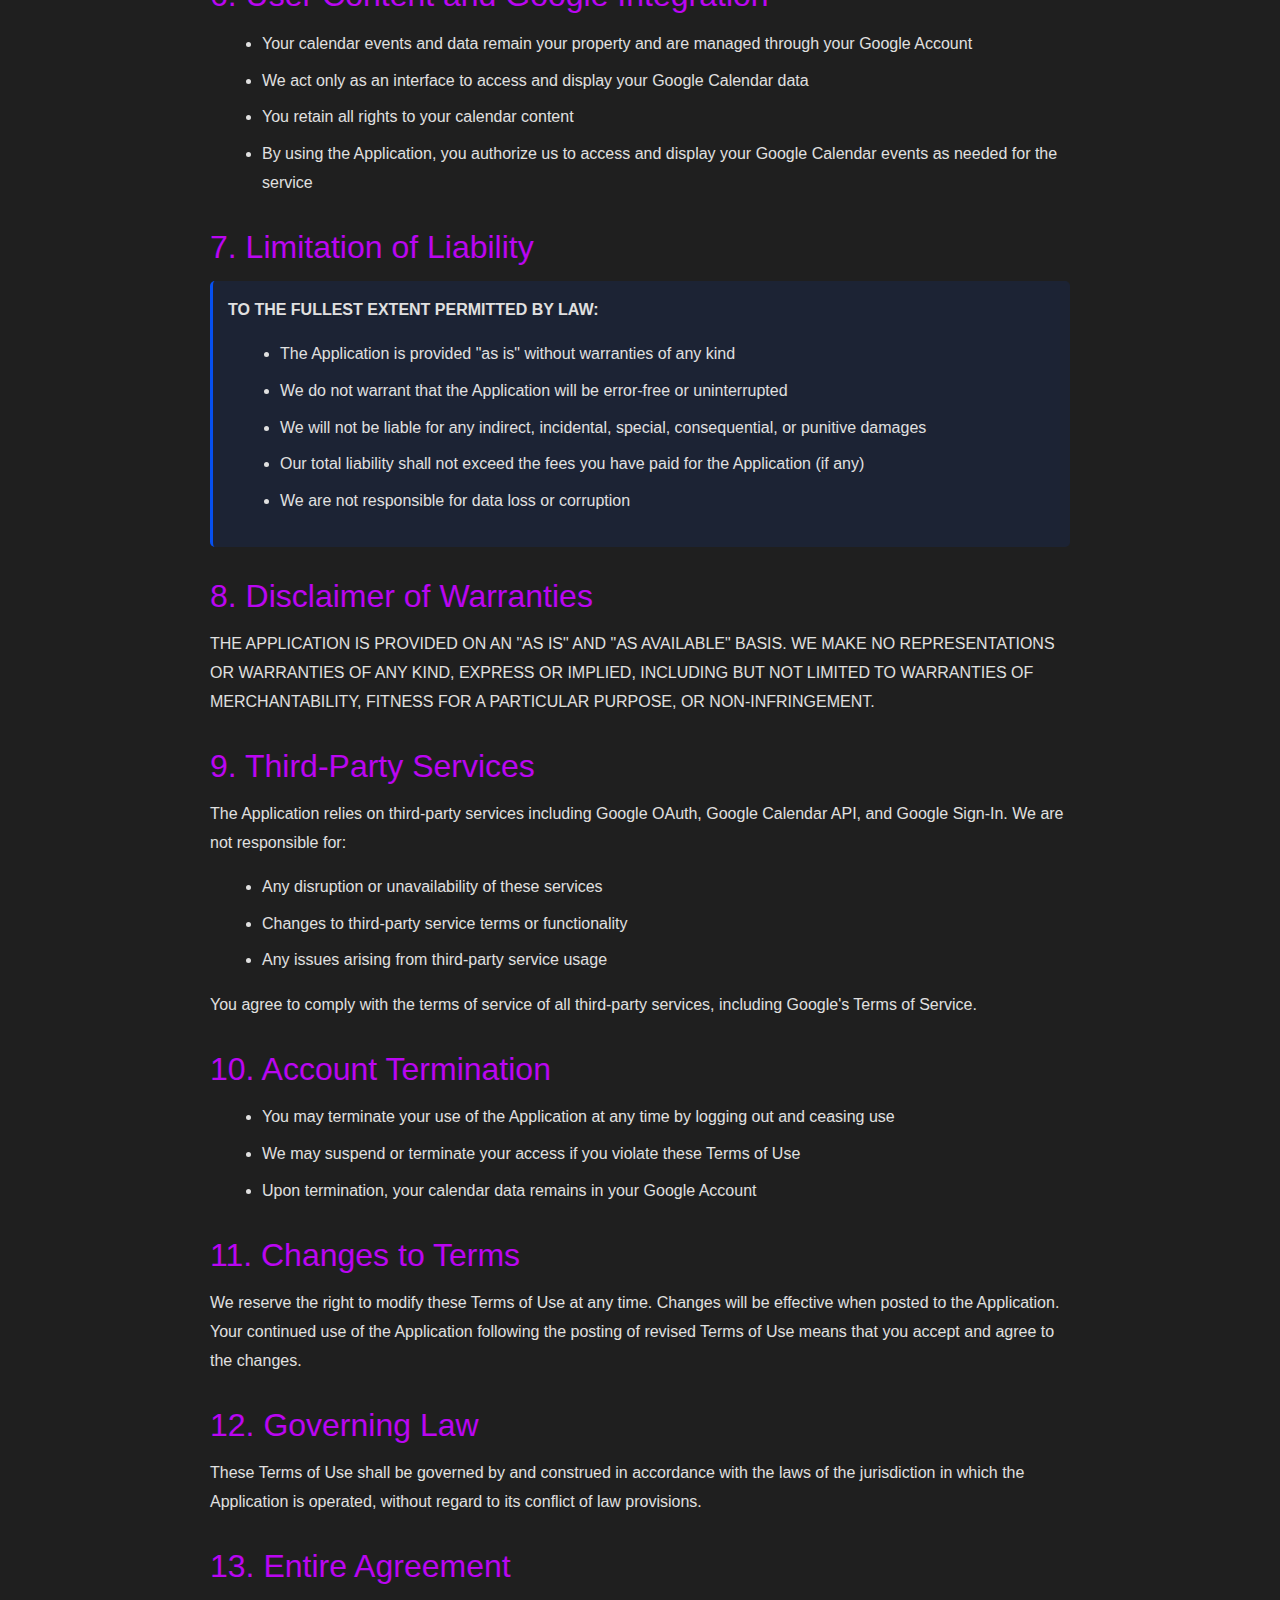
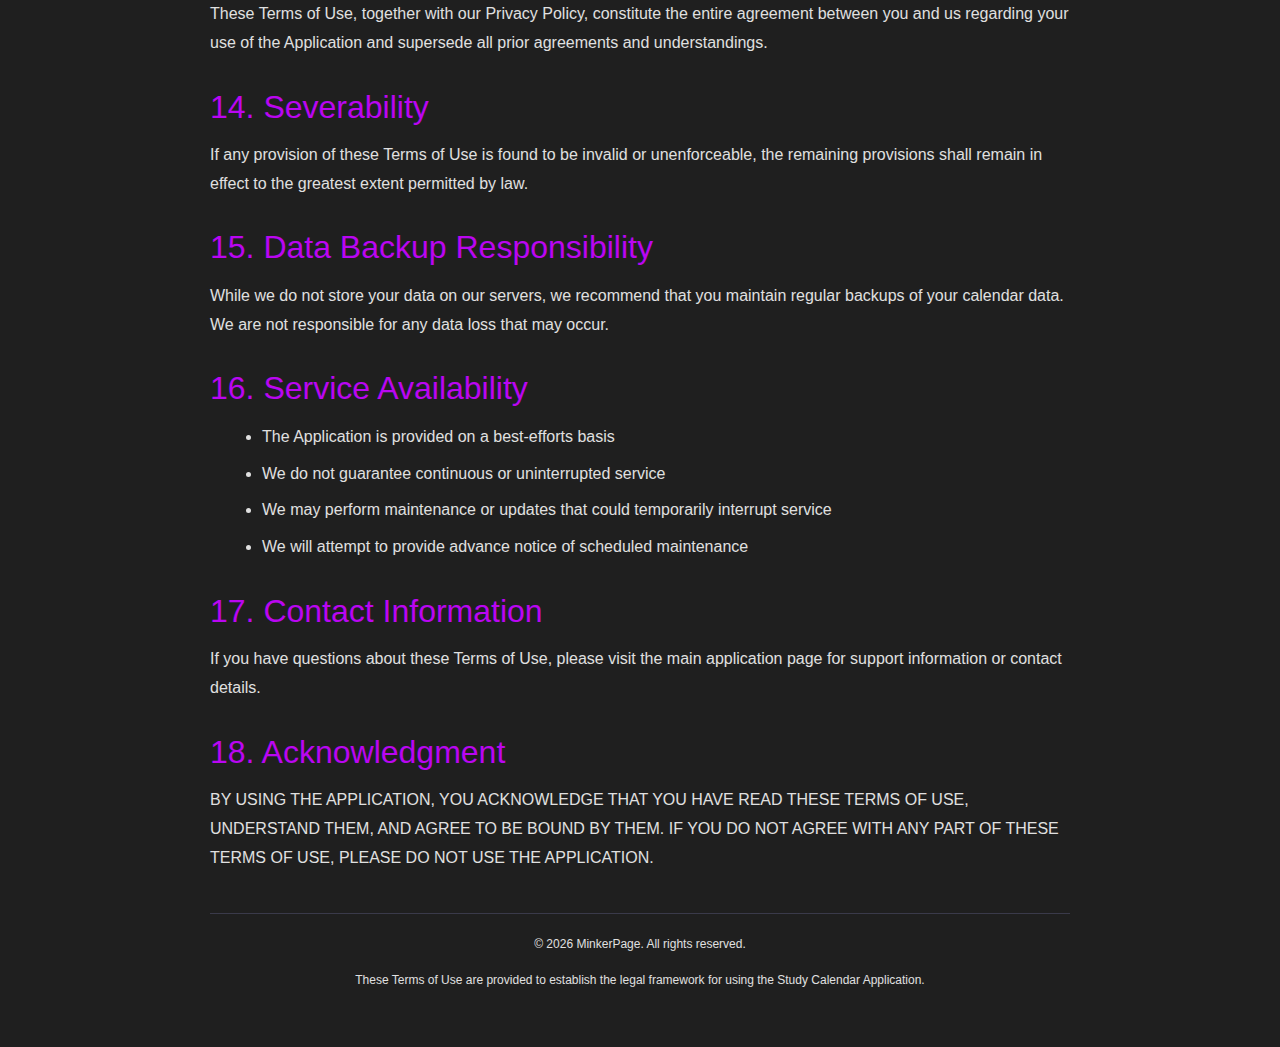
<file: pages/terms.html>
<!DOCTYPE html>
<html lang="en">

<head>
  <meta charset="UTF-8">
  <meta name="viewport" content="width=device-width, initial-scale=1.0">
  <base href="/">
  <link rel="stylesheet" href="css/style.css">
  <link rel="stylesheet" href="css/bootstrap.css">
  <link rel="icon" type="image/png" href="/img/1kIcon.png">
  <title>Terms of Use - MinkerPage</title>
  <style>
    body {
      color: #ffffff;
      font-family: 'Roboto', sans-serif;
    }

    .terms-container {
      max-width: 900px;
      margin: 0 auto;
      padding: 40px 20px;
      background: rgba(31, 31, 31, 0.8);
      min-height: 100vh;
    }

    .terms-container h1 {
      color: #0650f1;
      margin-bottom: 30px;
      text-align: center;
    }

    .terms-container h2 {
      color: #ba06f1;
      margin-top: 30px;
      margin-bottom: 15px;
    }

    .terms-container p {
      line-height: 1.8;
      color: #e0e0e0;
      margin-bottom: 15px;
    }

    .terms-container ul {
      margin-left: 20px;
      color: #e0e0e0;
      line-height: 1.8;
    }

    .terms-container li {
      margin-bottom: 8px;
    }

    .back-button {
      display: inline-block;
      margin-bottom: 20px;
      padding: 10px 20px;
      background: linear-gradient(135deg, #0650f1 0%, #ba06f1 100%);
      color: white;
      text-decoration: none;
      border-radius: 8px;
      transition: all 0.3s ease;
    }

    .back-button:hover {
      transform: translateY(-2px);
      box-shadow: 0 5px 20px rgba(6, 80, 241, 0.4);
      color: white;
    }

    .last-updated {
      color: #808080;
      font-size: 12px;
      margin-top: 40px;
      border-top: 1px solid #3a3a4a;
      padding-top: 20px;
      text-align: center;
    }

    .highlight {
      background-color: rgba(6, 80, 241, 0.1);
      padding: 15px;
      border-left: 3px solid #0650f1;
      border-radius: 5px;
      margin: 15px 0;
    }
  </style>
</head>

<body class="bg">
  <div class="terms-container">
    <a href="/" class="back-button">← Back to Home</a>

    <h1>Terms of Use</h1>

    <p><strong>Last Updated: February 25, 2026</strong></p>

    <div class="highlight">
      <p><strong>PLEASE READ THESE TERMS OF USE CAREFULLY BEFORE USING THE APPLICATION.</strong> By accessing and using MinkerPage and the Study Calendar application, you accept and agree to be bound by the terms and provision of this agreement.</p>
    </div>

    <h2>1. Service Description</h2>
    <p>MinkerPage provides the Study Calendar application, a web-based and Progressive Web App (PWA) tool that integrates with Google Calendar to help users manage and organize their study schedule and events. The application is provided "as is" and "as available."</p>

    <h2>2. License Grant</h2>
    <p>We grant you a limited, non-exclusive, revocable, non-transferable license to use the Application for your personal, non-commercial use. You agree not to reproduce, duplicate, copy, sell, resell, or exploit any portion of the Application without our express written permission.</p>

    <h2>3. User Responsibilities</h2>
    <p>You agree to:</p>
    <ul>
      <li>Use the Application in compliance with all applicable laws and regulations</li>
      <li>Maintain the confidentiality of your Google Account credentials</li>
      <li>Promptly notify us of any unauthorized use of your account</li>
      <li>Be responsible for all activities that occur under your account</li>
      <li>Use the Application only for its intended purposes</li>
    </ul>

    <h2>4. Acceptable Use Policy</h2>
    <p>You agree NOT to:</p>
    <ul>
      <li>Access, monitor, or copy any content or information from the Application using any technology or means other than those provided by us</li>
      <li>Attempt to bypass or circumvent any security features or restrictions of the Application</li>
      <li>Transmit viruses, malware, or any code of destructive nature</li>
      <li>Harass, abuse, or harm other users</li>
      <li>Engage in any form of unauthorized access or use</li>
      <li>Use the Application for any illegal or fraudulent purpose</li>
      <li>Reverse engineer, decompile, or attempt to discover the source code or underlying technology</li>
    </ul>

    <h2>5. Intellectual Property Rights</h2>
    <p>The Application, including all content, features, and functionality, is owned by MinkerPage, its licensors, or other providers of such material and is protected by international copyright, trademark, and other intellectual property laws.</p>

    <h2>6. User Content and Google Integration</h2>
    <ul>
      <li>Your calendar events and data remain your property and are managed through your Google Account</li>
      <li>We act only as an interface to access and display your Google Calendar data</li>
      <li>You retain all rights to your calendar content</li>
      <li>By using the Application, you authorize us to access and display your Google Calendar events as needed for the service</li>
    </ul>

    <h2>7. Limitation of Liability</h2>
    <div class="highlight">
      <p><strong>TO THE FULLEST EXTENT PERMITTED BY LAW:</strong></p>
      <ul>
        <li>The Application is provided "as is" without warranties of any kind</li>
        <li>We do not warrant that the Application will be error-free or uninterrupted</li>
        <li>We will not be liable for any indirect, incidental, special, consequential, or punitive damages</li>
        <li>Our total liability shall not exceed the fees you have paid for the Application (if any)</li>
        <li>We are not responsible for data loss or corruption</li>
      </ul>
    </div>

    <h2>8. Disclaimer of Warranties</h2>
    <p>THE APPLICATION IS PROVIDED ON AN "AS IS" AND "AS AVAILABLE" BASIS. WE MAKE NO REPRESENTATIONS OR WARRANTIES OF ANY KIND, EXPRESS OR IMPLIED, INCLUDING BUT NOT LIMITED TO WARRANTIES OF MERCHANTABILITY, FITNESS FOR A PARTICULAR PURPOSE, OR NON-INFRINGEMENT.</p>

    <h2>9. Third-Party Services</h2>
    <p>The Application relies on third-party services including Google OAuth, Google Calendar API, and Google Sign-In. We are not responsible for:</p>
    <ul>
      <li>Any disruption or unavailability of these services</li>
      <li>Changes to third-party service terms or functionality</li>
      <li>Any issues arising from third-party service usage</li>
    </ul>
    <p>You agree to comply with the terms of service of all third-party services, including Google's Terms of Service.</p>

    <h2>10. Account Termination</h2>
    <ul>
      <li>You may terminate your use of the Application at any time by logging out and ceasing use</li>
      <li>We may suspend or terminate your access if you violate these Terms of Use</li>
      <li>Upon termination, your calendar data remains in your Google Account</li>
    </ul>

    <h2>11. Changes to Terms</h2>
    <p>We reserve the right to modify these Terms of Use at any time. Changes will be effective when posted to the Application. Your continued use of the Application following the posting of revised Terms of Use means that you accept and agree to the changes.</p>

    <h2>12. Governing Law</h2>
    <p>These Terms of Use shall be governed by and construed in accordance with the laws of the jurisdiction in which the Application is operated, without regard to its conflict of law provisions.</p>

    <h2>13. Entire Agreement</h2>
    <p>These Terms of Use, together with our Privacy Policy, constitute the entire agreement between you and us regarding your use of the Application and supersede all prior agreements and understandings.</p>

    <h2>14. Severability</h2>
    <p>If any provision of these Terms of Use is found to be invalid or unenforceable, the remaining provisions shall remain in effect to the greatest extent permitted by law.</p>

    <h2>15. Data Backup Responsibility</h2>
    <p>While we do not store your data on our servers, we recommend that you maintain regular backups of your calendar data. We are not responsible for any data loss that may occur.</p>

    <h2>16. Service Availability</h2>
    <ul>
      <li>The Application is provided on a best-efforts basis</li>
      <li>We do not guarantee continuous or uninterrupted service</li>
      <li>We may perform maintenance or updates that could temporarily interrupt service</li>
      <li>We will attempt to provide advance notice of scheduled maintenance</li>
    </ul>

    <h2>17. Contact Information</h2>
    <p>If you have questions about these Terms of Use, please visit the main application page for support information or contact details.</p>

    <h2>18. Acknowledgment</h2>
    <p>BY USING THE APPLICATION, YOU ACKNOWLEDGE THAT YOU HAVE READ THESE TERMS OF USE, UNDERSTAND THEM, AND AGREE TO BE BOUND BY THEM. IF YOU DO NOT AGREE WITH ANY PART OF THESE TERMS OF USE, PLEASE DO NOT USE THE APPLICATION.</p>

    <div class="last-updated">
      <p>© 2026 MinkerPage. All rights reserved.</p>
      <p>These Terms of Use are provided to establish the legal framework for using the Study Calendar Application.</p>
    </div>
  </div>
</body>

</html>
</file>
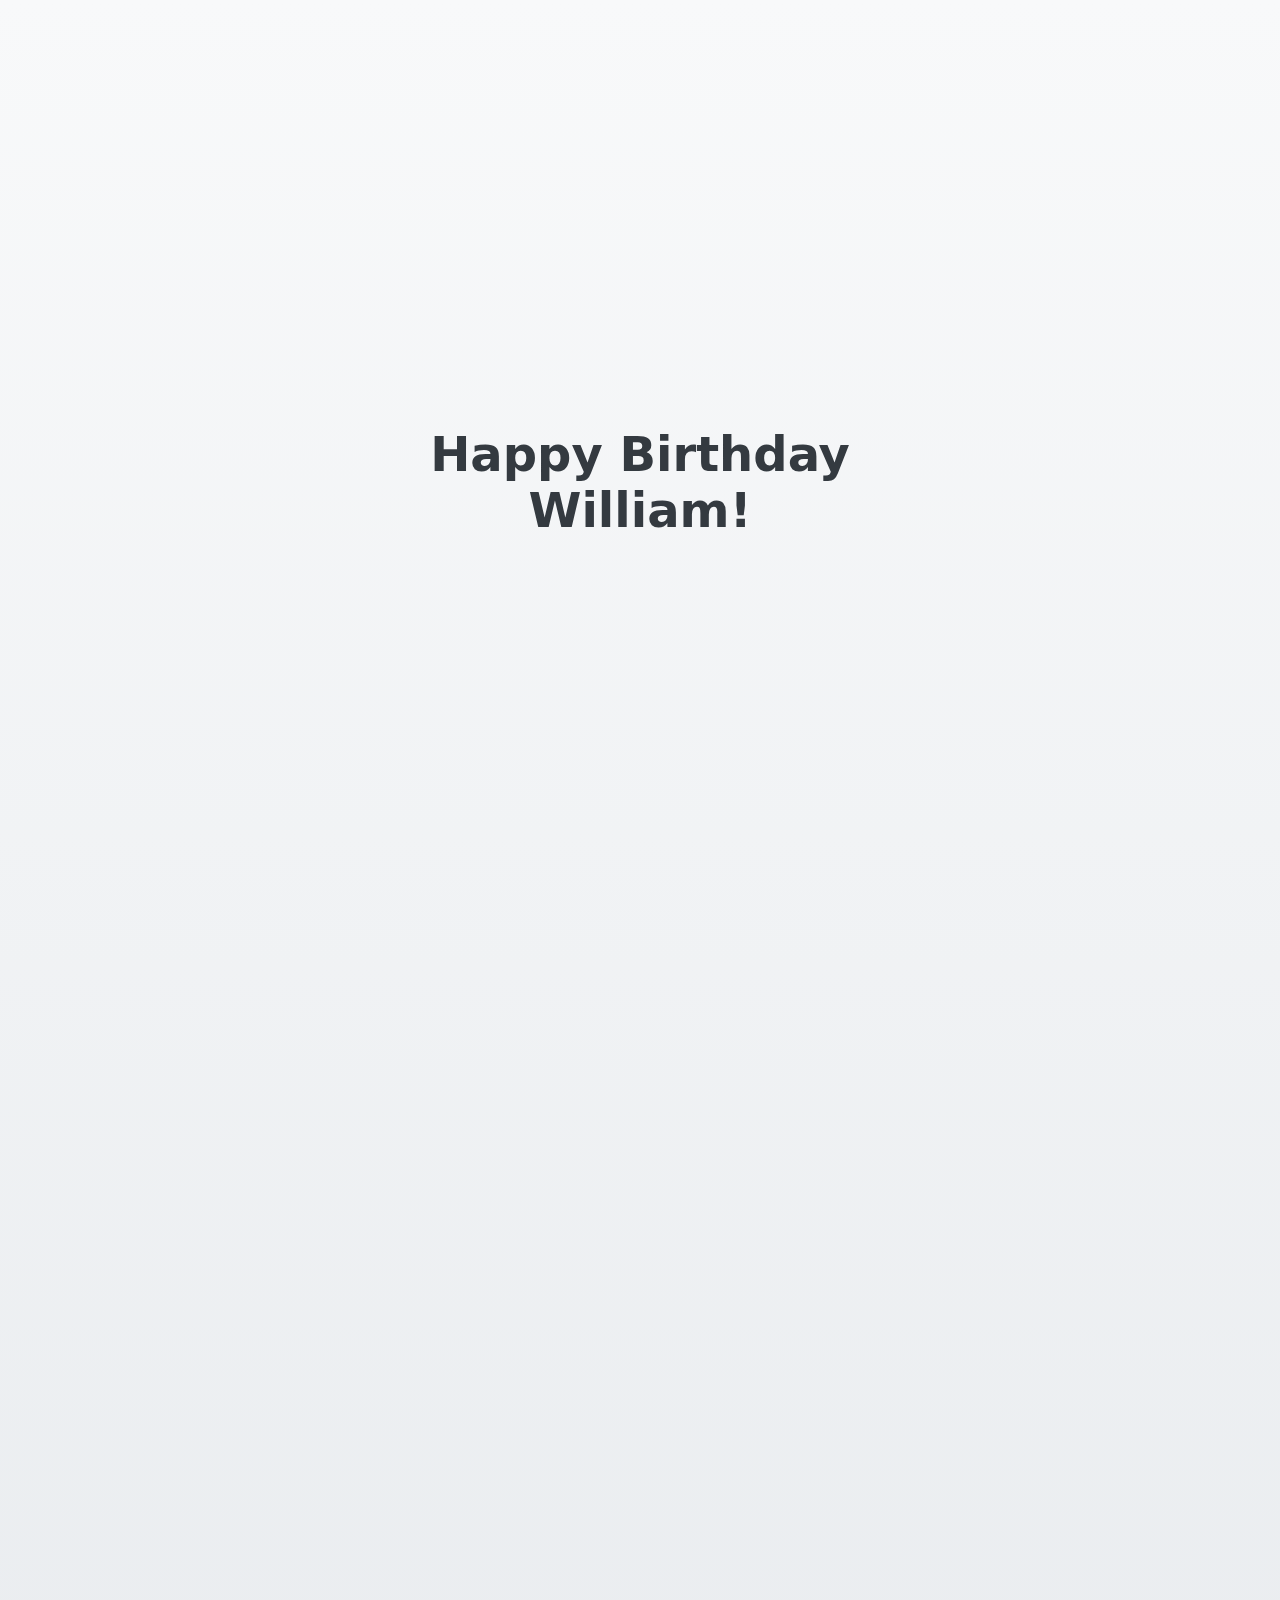
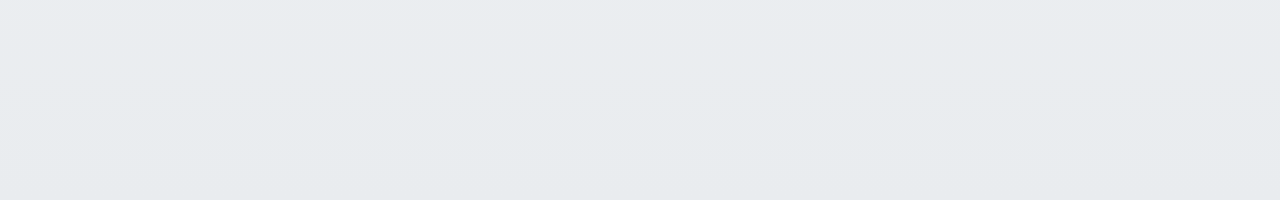
<file: pages/williamBirthday.html>
<!DOCTYPE html>
<html lang="de">

<head>
  <meta charset="UTF-8" />
  <meta name="viewport" content="width=device-width, initial-scale=1.0" />
  <title>Happy Birthday William!</title>

  <!-- Bootstrap CSS -->
  <link href="https://cdn.jsdelivr.net/npm/bootstrap@5.3.2/dist/css/bootstrap.min.css" rel="stylesheet">

  <!-- GSAP + ScrollTrigger -->
  <script src="https://cdnjs.cloudflare.com/ajax/libs/gsap/3.12.2/gsap.min.js"></script>
  <script src="https://cdnjs.cloudflare.com/ajax/libs/gsap/3.12.2/ScrollTrigger.min.js"></script>

  <!-- Confetti -->
  <script src="https://cdn.jsdelivr.net/npm/canvas-confetti@1.6.0/dist/confetti.browser.min.js"></script>

  <style>
    html,
    body {
      margin: 0;
      padding: 0;
      height: 200vh;
      overflow-x: hidden;
      background: linear-gradient(to bottom, #f8f9fa, #e9ecef);
      font-family: system-ui, sans-serif;
    }

    h1 {
      position: fixed;
      top: 50%;
      left: 50%;
      transform: translate(-50%, -50%) scale(1);
      font-size: 2.2rem;
      font-weight: bold;
      color: #343a40;
      z-index: 10;
      text-align: center;
      padding: 0 1rem;
    }

    .input-container {
      position: fixed;
      top: 65%;
      left: 50%;
      transform: translate(-50%, -50%);
      opacity: 0;
      pointer-events: none;
      z-index: 5;
      width: 90%;
      max-width: 320px;
    }

    .spacer {
      height: 100vh;
    }

    .popup-overlay {
      position: fixed;
      top: 0;
      left: 0;
      width: 100%;
      height: 100%;
      background: rgba(0, 0, 0, 0.6);
      display: none;
      align-items: center;
      justify-content: center;
      z-index: 100;
      padding: 1rem;
    }

    .popup {
      background: white;
      padding: 1.5rem;
      border-radius: 12px;
      text-align: center;
      width: 100%;
      max-width: 400px;
      animation: popupFadeIn 0.6s ease-out forwards;
      transform: scale(0.8);
      opacity: 0;
    }

    @keyframes popupFadeIn {
      to {
        transform: scale(1);
        opacity: 1;
      }
    }

    .popup h2 {
      margin-bottom: 1rem;
      font-size: 1.5rem;
    }

    .popup .claim-key {
      font-family: monospace;
      font-size: 1.1rem;
      background: #f1f3f5;
      padding: 0.5rem 1rem;
      border-radius: 6px;
      display: inline-block;
      margin-top: 0.5rem;
    }

    @media (min-width: 768px) {
      h1 {
        font-size: 3rem;
      }

      .input-container {
        top: 60%;
      }

      .popup h2 {
        font-size: 1.8rem;
      }
    }
  </style>
</head>

<body>

  <div class="spacer"></div>

  <h1 id="headline">Happy Birthday William!</h1>

  <div class="input-container" id="inputContainer">
    <form id="ageForm" novalidate>
      <label for="ageInput" class="form-label">Wie alt bisch du jetzt?</label>
      <input type="number" class="form-control" id="ageInput" required>
      <div class="invalid-feedback">Nei bro, chum du schaffsch es!</div>
      <button type="submit" class="btn btn-primary mt-3 w-100">Absenden</button>
  </div>
  </form>
  </div>

  <div class="popup-overlay" id="popupOverlay">
    <div class="popup">
      <h2>🎉 Alles Gueti zum 13. Geburtstag!</h2>
      <p>Da isch din claim-Key:</p>
      <div class="claim-key">ABCD1-EFGH2-IJKL3</div>
    </div>
  </div>

  <div class="spacer"></div>

  <script>
    gsap.registerPlugin(ScrollTrigger);

    gsap.to("#headline", {
      scrollTrigger: {
        trigger: ".spacer",
        start: "top top",
        end: "bottom top",
        scrub: true
      },
      top: "20%",
      scale: 1.8,
      fontSize: "4rem",
      ease: "power2.out"
    });

    gsap.to("#inputContainer", {
      scrollTrigger: {
        trigger: ".spacer",
        start: "bottom center",
        toggleActions: "play none none reverse"
      },
      opacity: 1,
      pointerEvents: "auto",
      duration: 1.5,
      ease: "power2.out"
    });

    const form = document.getElementById('ageForm');
    const ageInput = document.getElementById('ageInput');
    const popupOverlay = document.getElementById('popupOverlay');

    form.addEventListener('submit', (e) => {
      e.preventDefault();
      const value = parseInt(ageInput.value, 10);

      if (value === 13) {
        ageInput.classList.remove('is-invalid');
        ageInput.classList.add('is-valid');
        popupOverlay.style.display = 'flex';
        confetti({
          particleCount: 150,
          spread: 100,
          origin: { y: 0.6 }
        });
      } else {
        ageInput.classList.remove('is-valid');
        ageInput.classList.add('is-invalid');
      }
    });

    popupOverlay.addEventListener('click', (e) => {
      if (e.target === popupOverlay) {
        popupOverlay.style.display = 'none';
      }
    });

  </script>

</body>

</html>
</file>
<file: css/style.css>
body {
  margin: 0;
  height: 100vh;
  width: 100%;
  overflow-y: auto;
}

.bg{
  background-color: #1f1f1f;
}

.bg-logo {
  position: fixed;
  top: 50%;
  left: 50%;
  width: 80vmin;   /* skaliert proportional */
  height: auto;
  transform: translate(-50%, -50%);
  opacity: 0.2;
  z-index: -1;
  pointer-events: none;
}


.dark-card{
  border-radius: 5px;
  background-color: rgba(43, 43, 64, 0.2);
  box-shadow: 0 0 10px rgba(0,0,0,0.5);
}

.w-txt {
  color: #ffffff;
}

.dinput{
  color: rgba(31, 31, 31, 0.1);
}

.color-circles {
  height: 100%;
  width: 100%;
  --transparency: 40%;
  background:
    radial-gradient(circle at 0 0, rgba(6, 80, 241, 0.8), transparent var(--transparency)),
    radial-gradient(circle at 100% 0, rgba(186, 6, 241, 0.8), transparent var(--transparency)),
    radial-gradient(circle at 0 100%, rgba(255, 174, 0, 0.8), transparent var(--transparency)),
    radial-gradient(circle at 100% 100%, rgba(239, 3, 38, 0.8), transparent var(--transparency));

  opacity: 0.2;
  /* Startwert */
  animation: fadeIn 1.5s forwards;
}

.fade-in{
  opacity: 0.2;
  animation: fadeIn 1s forwards;
}

@keyframes fadeIn {
  to {
    opacity: 1;
  }
}
</file>
